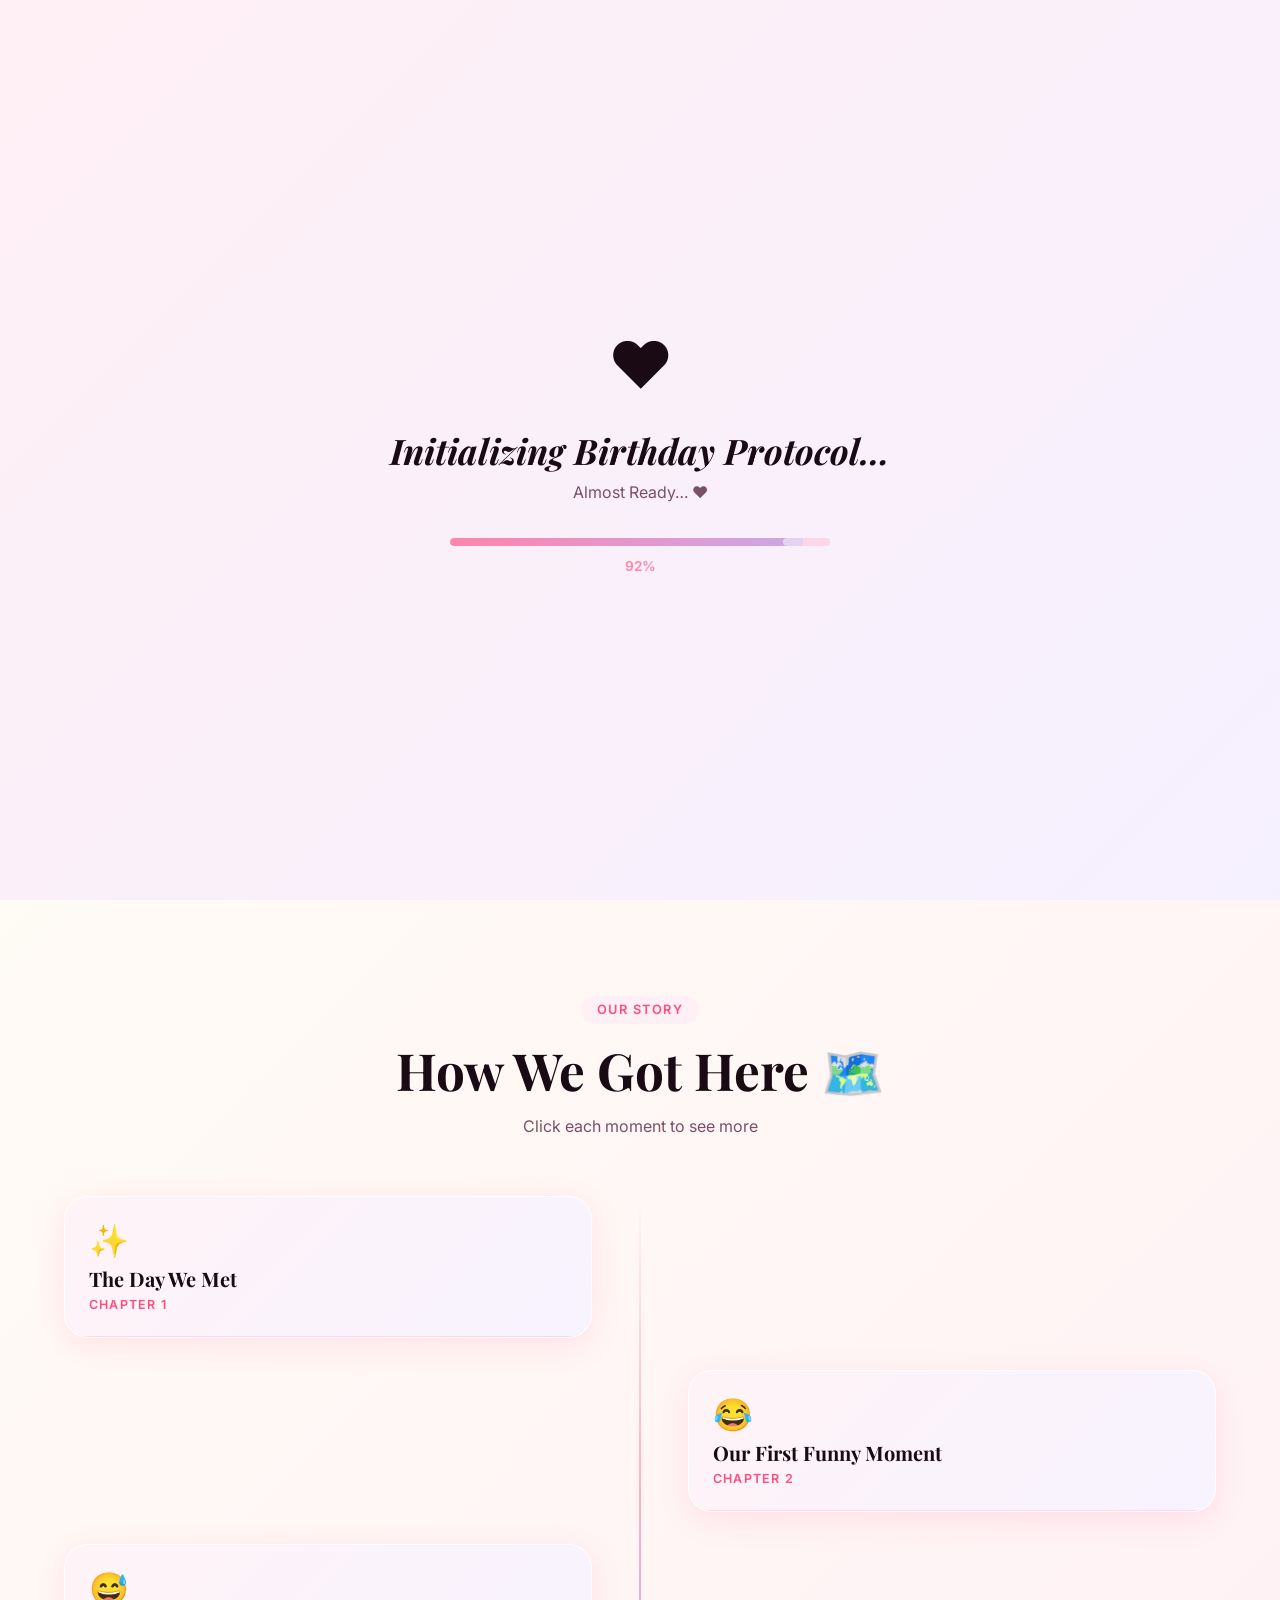
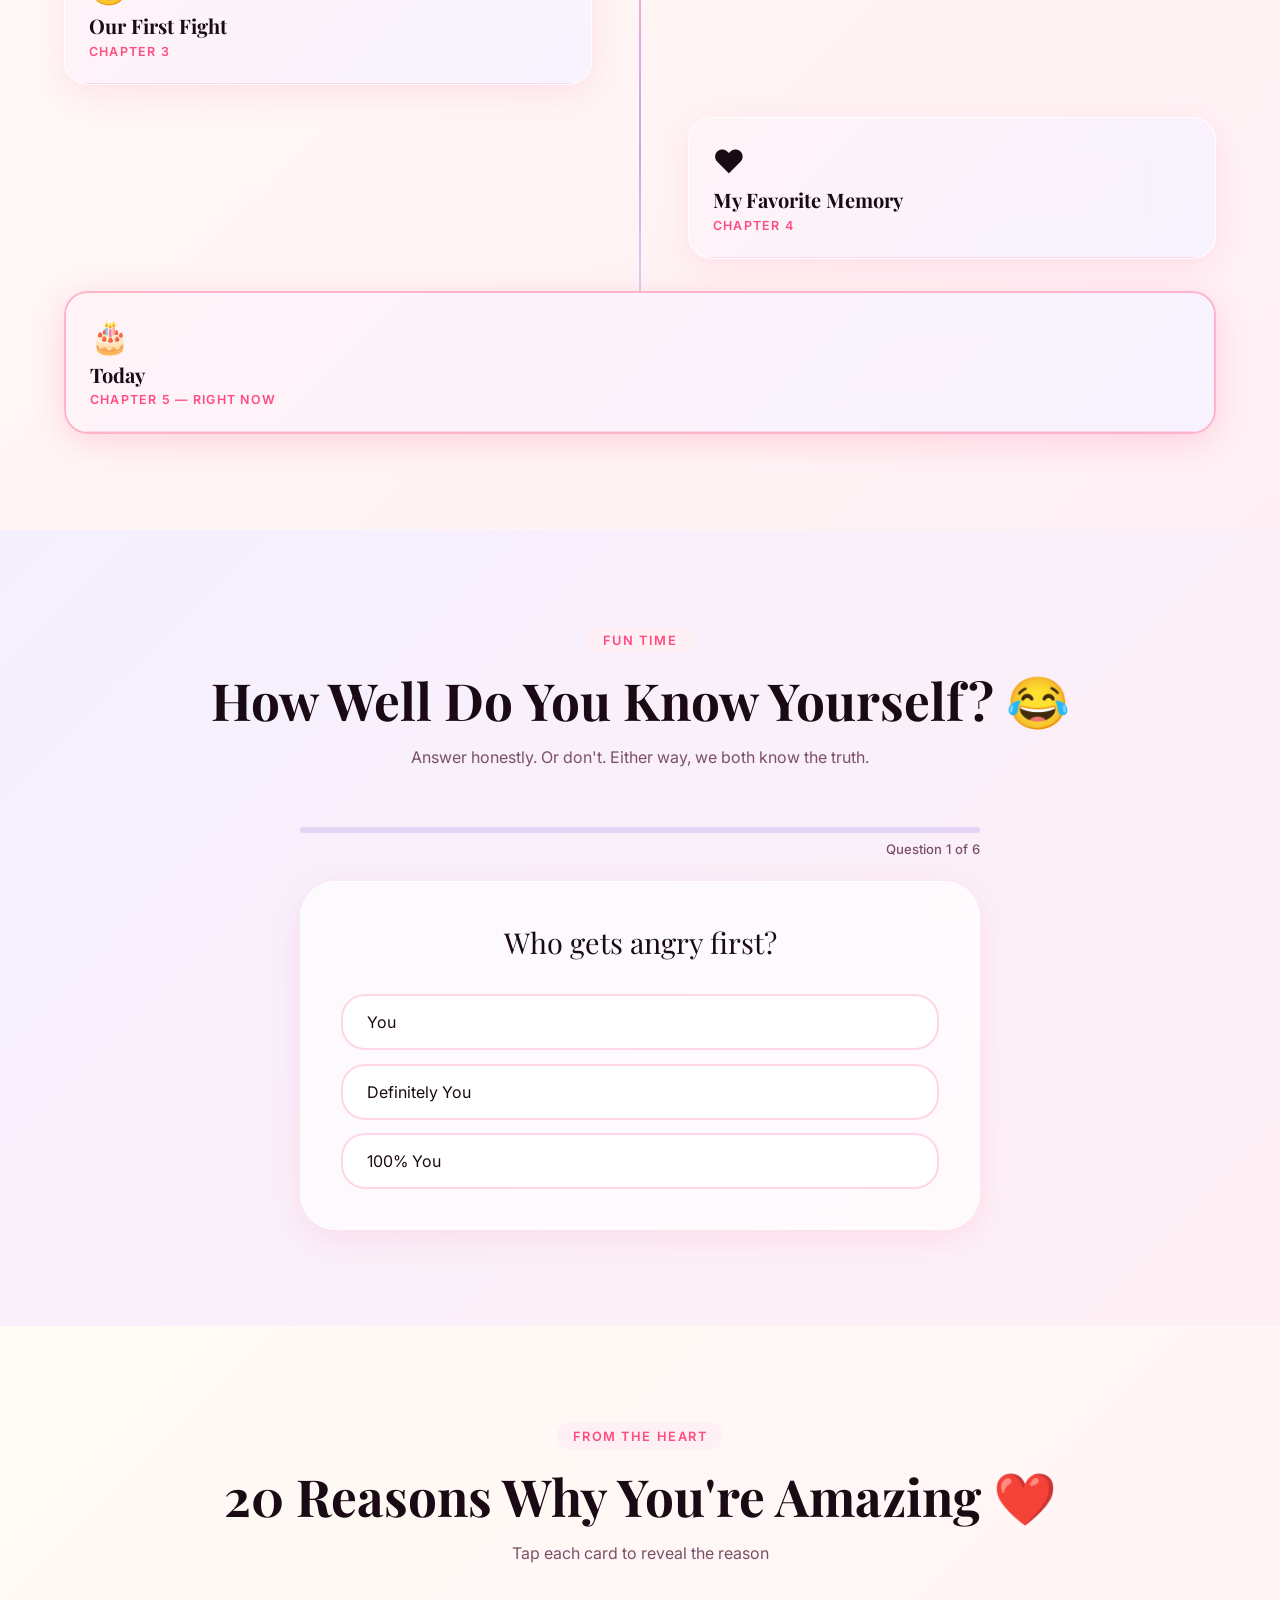
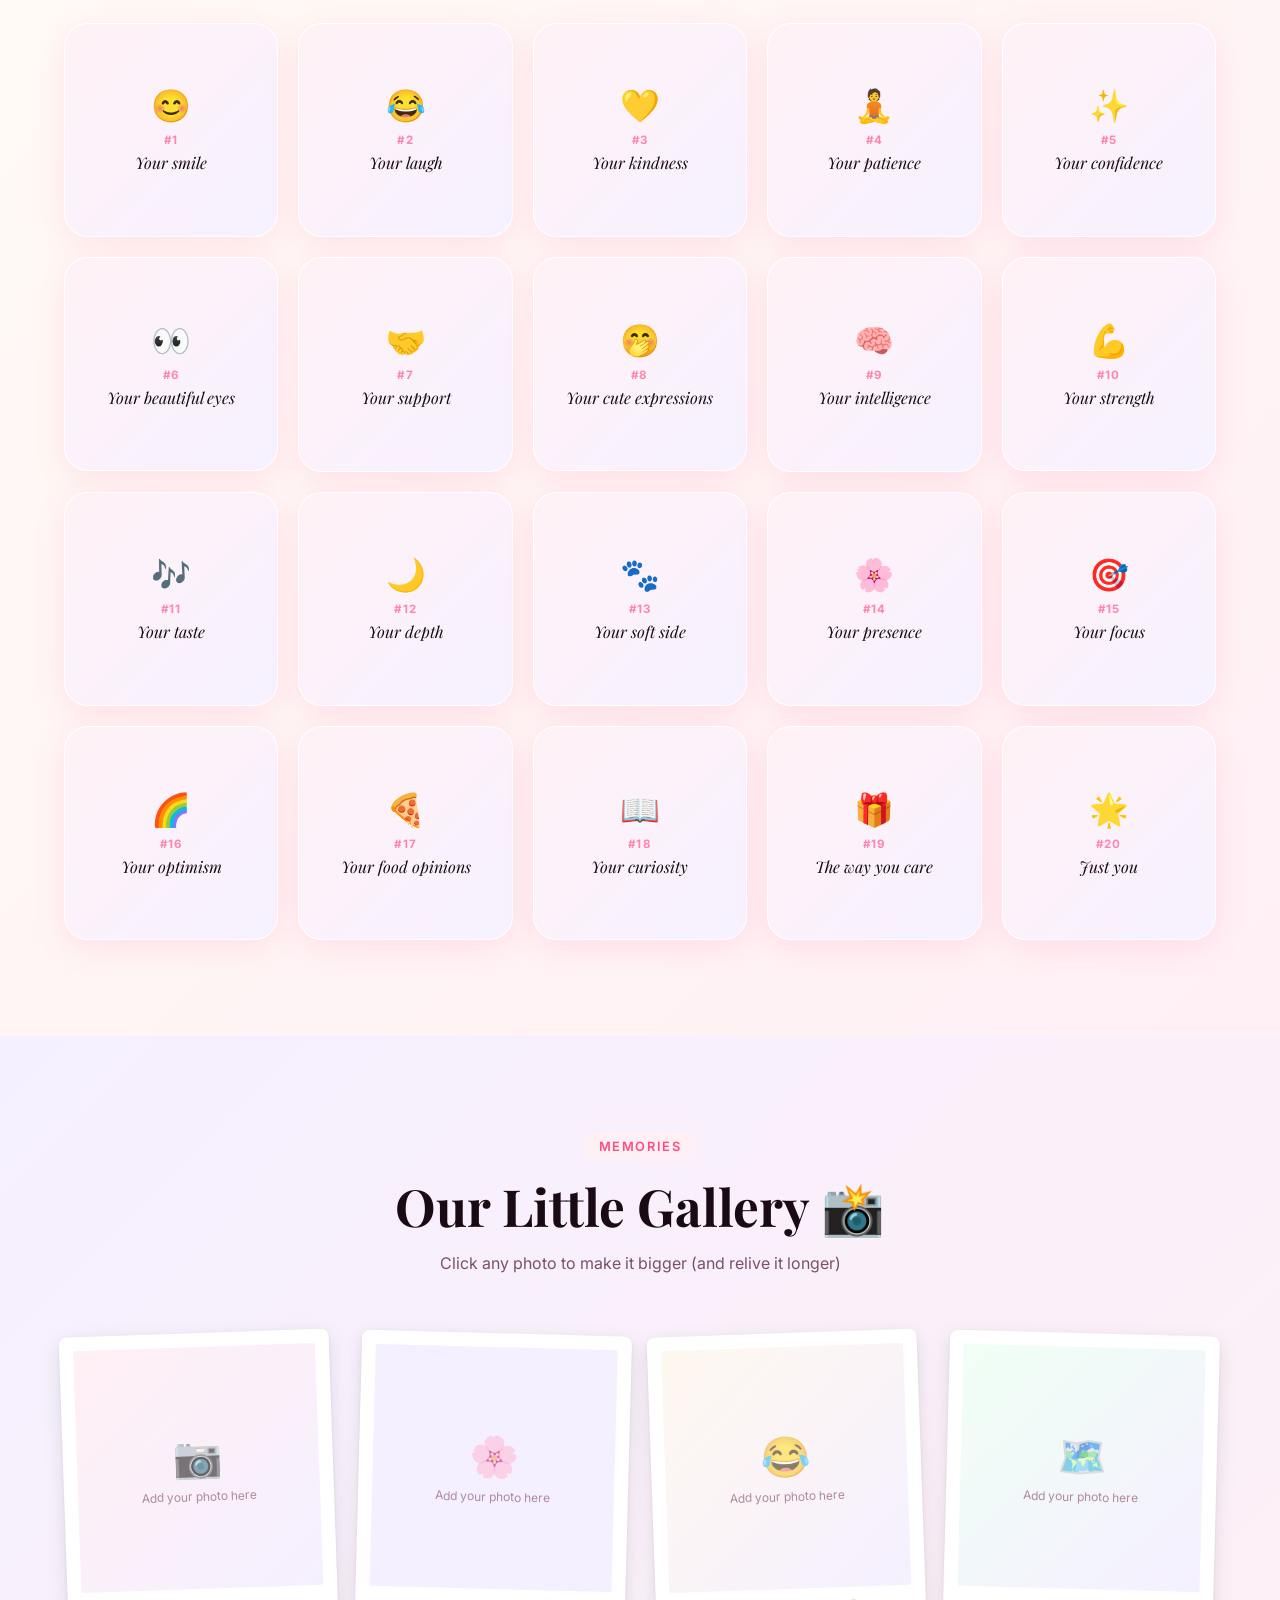
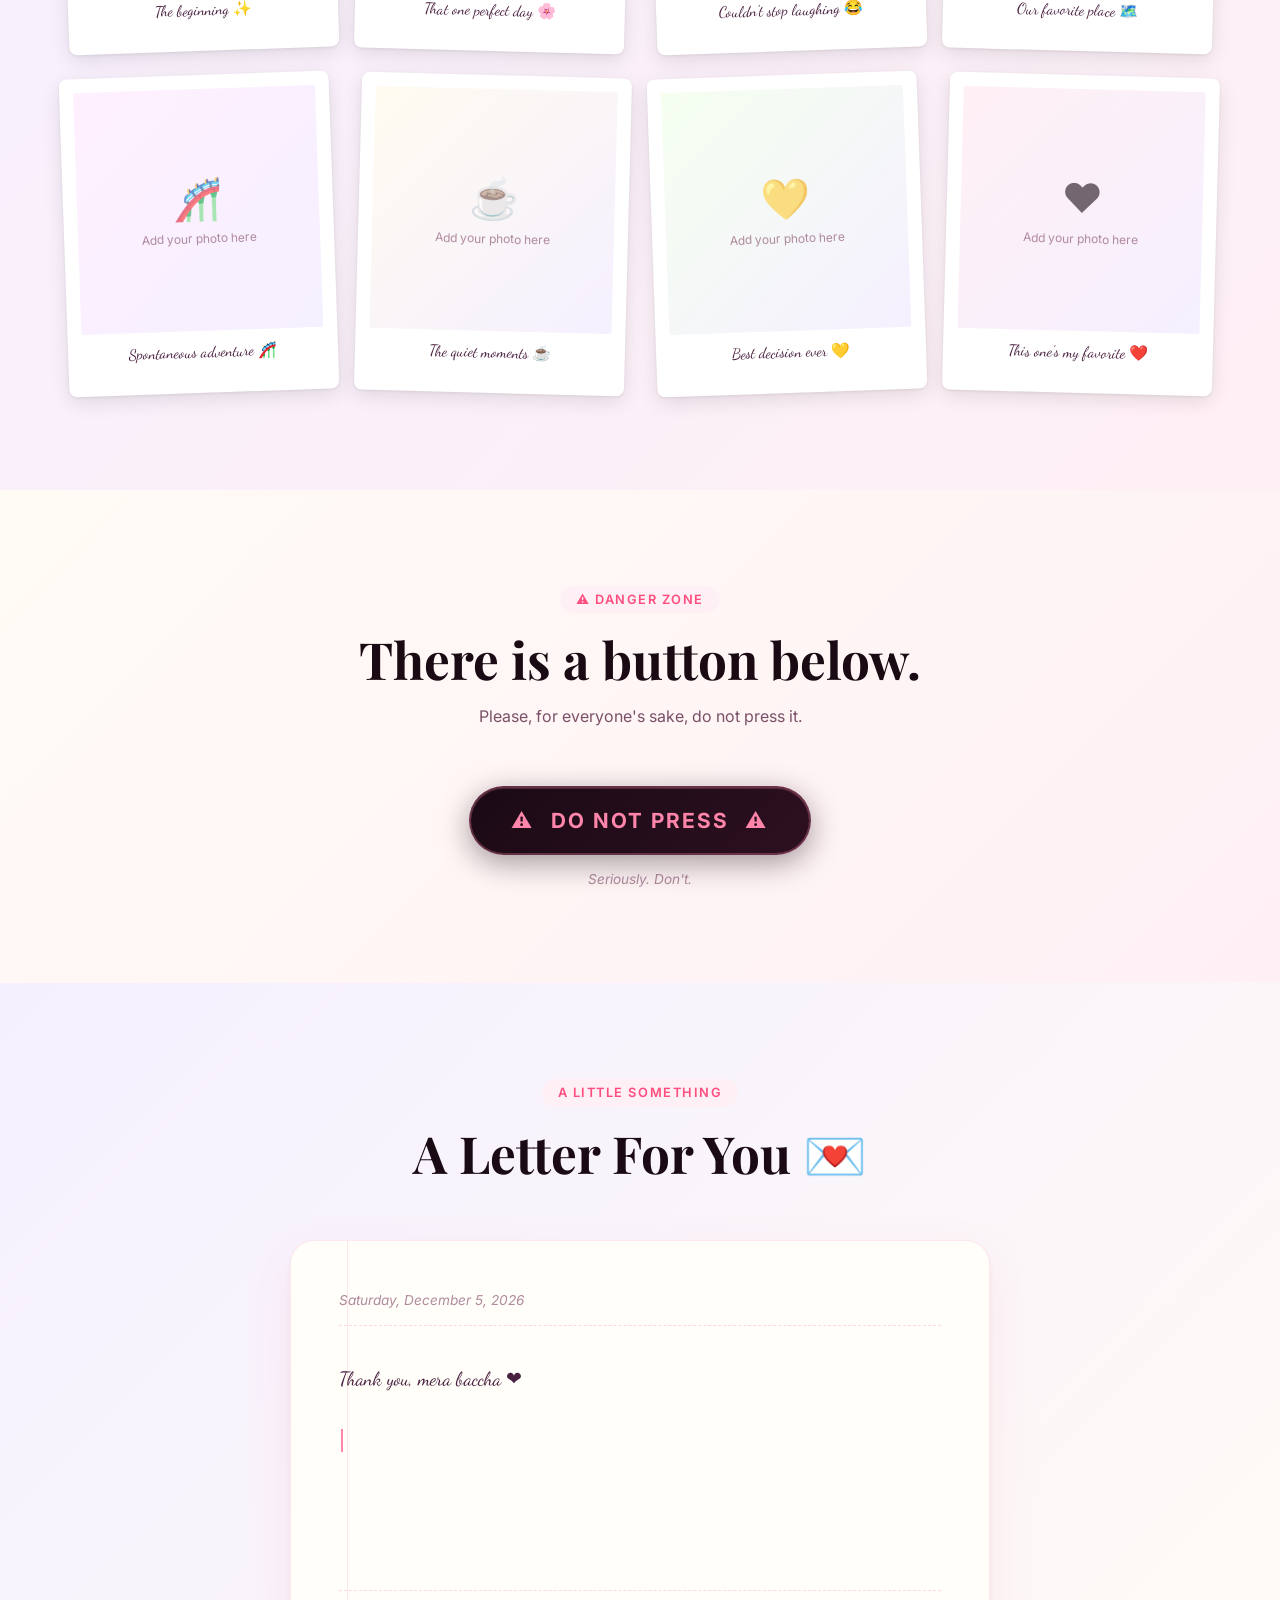
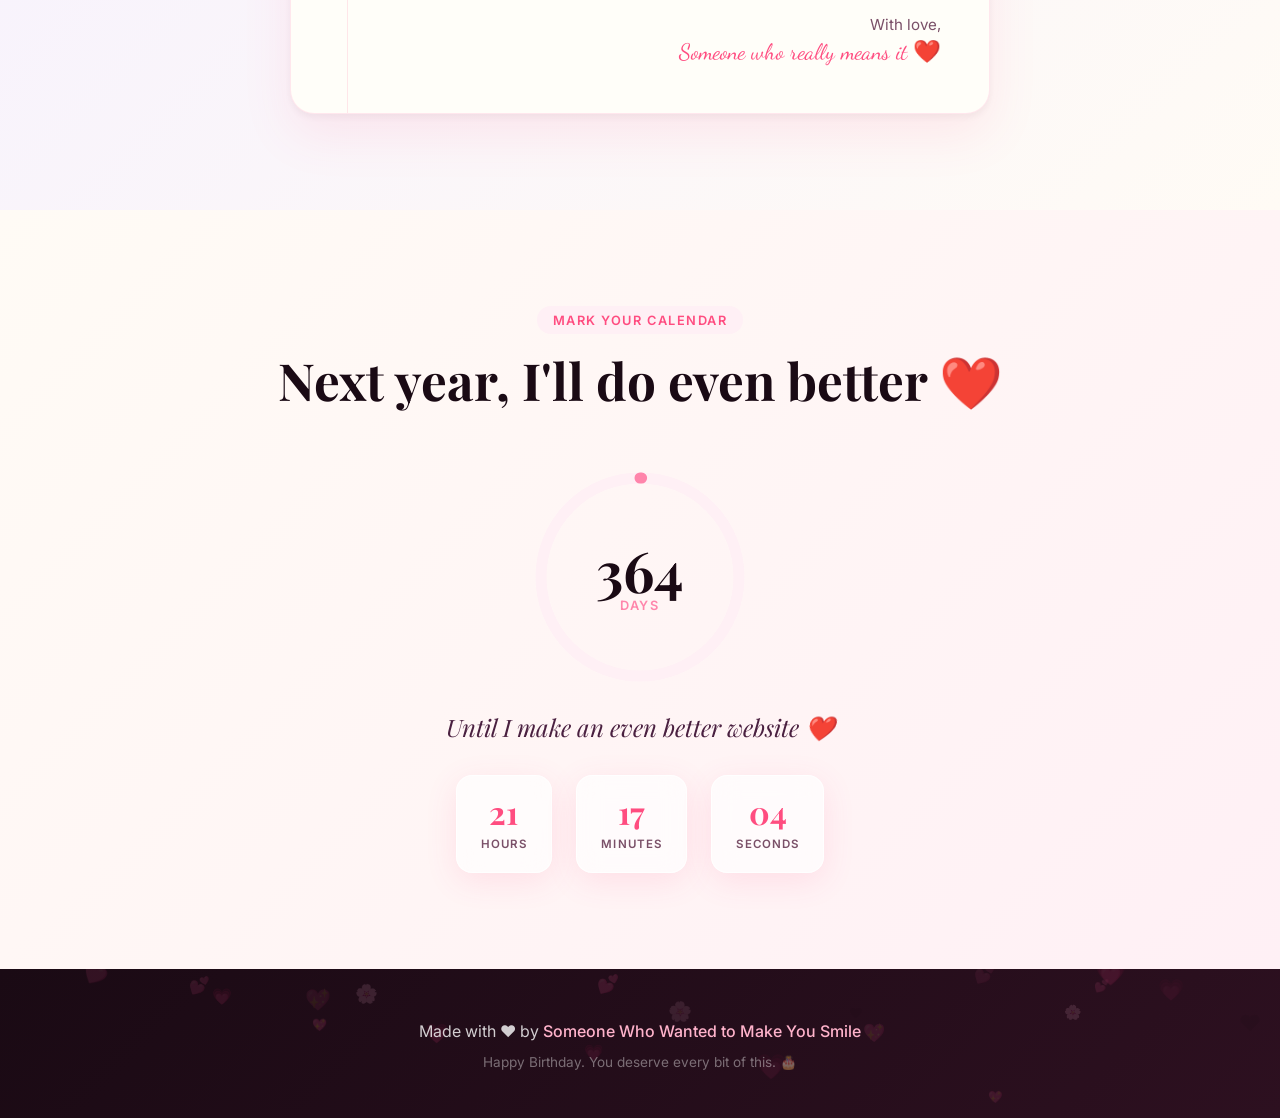
<file: index.html>
<!DOCTYPE html>
<html lang="en">
<head>
  <meta charset="UTF-8" />
  <meta name="viewport" content="width=device-width, initial-scale=1.0" />
  <meta name="description" content="A heartfelt, interactive birthday website crafted with love — full of memories, laughs, and reasons why you're amazing." />
  <meta name="theme-color" content="#ff85ab" />
  <title>Happy Birthday ❤️</title>

  <!-- Google Fonts -->
  <link rel="preconnect" href="https://fonts.googleapis.com" />
  <link rel="preconnect" href="https://fonts.gstatic.com" crossorigin />
  <link href="https://fonts.googleapis.com/css2?family=Playfair+Display:ital,wght@0,400;0,700;1,400&family=Inter:wght@300;400;500;600&family=Dancing+Script:wght@600;700&display=swap" rel="stylesheet" />

  <link rel="stylesheet" href="style.css" />
</head>
<body>

  <!-- ═══════════════════════════════════════════════════════
       LOADING SCREEN
  ═══════════════════════════════════════════════════════ -->
  <div id="loading-screen" class="loading-screen">
    <div class="loading-content">
      <div class="loading-heart">❤️</div>
      <h1 class="loading-title">Initializing Birthday Protocol…</h1>
      <p class="loading-subtitle" id="loading-message">Loading Memories…</p>
      <div class="progress-bar-wrapper">
        <div class="progress-bar" id="progress-bar"></div>
      </div>
      <p class="loading-percent" id="loading-percent">0%</p>
    </div>
    <!-- Floating particles in background -->
    <div class="loading-particles" id="loading-particles"></div>
  </div>

  <!-- ═══════════════════════════════════════════════════════
       CURSOR GLOW
  ═══════════════════════════════════════════════════════ -->
  <div class="cursor-glow" id="cursor-glow"></div>

  <!-- ═══════════════════════════════════════════════════════
       NAVIGATION
  ═══════════════════════════════════════════════════════ -->
  <nav class="nav" id="main-nav">
    <div class="nav-logo">❤️ Birthday</div>
    <button class="nav-toggle" id="nav-toggle" aria-label="Toggle menu">
      <span></span><span></span><span></span>
    </button>
    <ul class="nav-links" id="nav-links">
      <li><a href="#hero" class="nav-link">Home</a></li>
      <li><a href="#timeline" class="nav-link">Our Story</a></li>
      <li><a href="#quiz" class="nav-link">Quiz</a></li>
      <li><a href="#reasons" class="nav-link">Why You're Amazing</a></li>
      <li><a href="#gallery" class="nav-link">Gallery</a></li>
      <li><a href="#letter" class="nav-link">Letter</a></li>
    </ul>
  </nav>

  <!-- ═══════════════════════════════════════════════════════
       HERO SECTION
  ═══════════════════════════════════════════════════════ -->
  <section class="hero" id="hero">
    <!-- Animated particle canvas -->
    <canvas class="hero-canvas" id="hero-canvas"></canvas>

    <!-- Floating hearts layer -->
    <div class="hero-hearts" id="hero-hearts"></div>

    <div class="hero-content reveal-up">
      <div class="hero-badge">🎂 Today is Special</div>
      <h1 class="hero-title">
        Happy Birthday
        <span class="hero-heart-accent">❤️</span>
      </h1>
      <p class="hero-subtitle">
        "I wanted to build something<br />instead of buying something."
      </p>
      <a href="#timeline" class="hero-btn" id="hero-cta">
        Begin the Adventure
        <span class="btn-arrow">→</span>
      </a>
    </div>

    <!-- Scroll indicator -->
    <div class="scroll-indicator">
      <div class="scroll-dot"></div>
    </div>
  </section>

  <!-- ═══════════════════════════════════════════════════════
       TIMELINE SECTION
  ═══════════════════════════════════════════════════════ -->
  <section class="section timeline-section" id="timeline">
    <div class="container">
      <div class="section-header reveal-up">
        <span class="section-tag">Our Story</span>
        <h2 class="section-title">How We Got Here 🗺️</h2>
        <p class="section-desc">Click each moment to see more</p>
      </div>

      <div class="timeline" id="timeline-track">

        <div class="timeline-item reveal-left" data-index="0">
          <div class="timeline-card" id="timeline-card-0">
            <div class="timeline-card-header">
              <span class="timeline-icon">✨</span>
              <h3 class="timeline-title">The Day We Met</h3>
              <span class="timeline-date">Chapter 1</span>
            </div>
            <div class="timeline-body">
              <p>It started the way all great stories do — completely unexpectedly. One moment everything was ordinary, and the next moment, there you were. The universe has a funny way of doing that.</p>
            </div>
          </div>
        </div>

        <div class="timeline-item reveal-right" data-index="1">
          <div class="timeline-card" id="timeline-card-1">
            <div class="timeline-card-header">
              <span class="timeline-icon">😂</span>
              <h3 class="timeline-title">Our First Funny Moment</h3>
              <span class="timeline-date">Chapter 2</span>
            </div>
            <div class="timeline-body">
              <p>I honestly can't remember what started the laughing, but I remember not being able to stop. That's when I realized — you make the ordinary hilarious. Every single time.</p>
            </div>
          </div>
        </div>

        <div class="timeline-item reveal-left" data-index="2">
          <div class="timeline-card" id="timeline-card-2">
            <div class="timeline-card-header">
              <span class="timeline-icon">😅</span>
              <h3 class="timeline-title">Our First Fight</h3>
              <span class="timeline-date">Chapter 3</span>
            </div>
            <div class="timeline-body">
              <p>We disagreed. Loudly. About something that definitely seemed very important at the time. Looking back? I can barely remember what it was. But I do remember we figured it out.</p>
            </div>
          </div>
        </div>

        <div class="timeline-item reveal-right" data-index="3">
          <div class="timeline-card" id="timeline-card-3">
            <div class="timeline-card-header">
              <span class="timeline-icon">❤️</span>
              <h3 class="timeline-title">My Favorite Memory</h3>
              <span class="timeline-date">Chapter 4</span>
            </div>
            <div class="timeline-body">
              <p>If I had to pick just one moment to keep forever, it would be this one. No fancy setting. No big occasion. Just you, exactly as you are. That was enough. That was everything.</p>
            </div>
          </div>
        </div>

        <div class="timeline-item reveal-up" data-index="4">
          <div class="timeline-card timeline-card-special" id="timeline-card-4">
            <div class="timeline-card-header">
              <span class="timeline-icon">🎂</span>
              <h3 class="timeline-title">Today</h3>
              <span class="timeline-date">Chapter 5 — Right Now</span>
            </div>
            <div class="timeline-body">
              <p>Today you're another year older, another year wiser, and somehow even more wonderful than yesterday. I built this entire website just to remind you of that. Happy Birthday. ❤️</p>
            </div>
          </div>
        </div>

      </div>
    </div>
  </section>

  <!-- ═══════════════════════════════════════════════════════
       FUNNY QUIZ SECTION
  ═══════════════════════════════════════════════════════ -->
  <section class="section quiz-section" id="quiz">
    <div class="container">
      <div class="section-header reveal-up">
        <span class="section-tag">Fun Time</span>
        <h2 class="section-title">How Well Do You Know Yourself? 😂</h2>
        <p class="section-desc">Answer honestly. Or don't. Either way, we both know the truth.</p>
      </div>

      <div class="quiz-wrapper reveal-up">
        <!-- Quiz progress -->
        <div class="quiz-progress-wrap">
          <div class="quiz-progress-bar" id="quiz-progress-bar"></div>
        </div>
        <p class="quiz-count" id="quiz-count">Question 1 of 6</p>

        <!-- Question display -->
        <div class="quiz-card" id="quiz-card">
          <p class="quiz-question" id="quiz-question">Who gets angry first?</p>
          <div class="quiz-options" id="quiz-options"></div>
        </div>

        <!-- Result display -->
        <div class="quiz-result" id="quiz-result">
          <div class="quiz-result-icon" id="quiz-result-icon">✅</div>
          <p class="quiz-result-text" id="quiz-result-text">Correct 😂❤️</p>
          <button class="quiz-next-btn" id="quiz-next-btn">Next Question →</button>
        </div>

        <!-- Final score -->
        <div class="quiz-final" id="quiz-final">
          <div class="quiz-final-emoji">🏆</div>
          <h3 class="quiz-final-title">Self-Awareness Score: 100%</h3>
          <p class="quiz-final-sub">You answered perfectly. Mostly because all answers were the same. 😂❤️</p>
          <button class="quiz-restart-btn" id="quiz-restart-btn">Play Again 🔄</button>
        </div>
      </div>
    </div>
  </section>

  <!-- ═══════════════════════════════════════════════════════
       REASONS I LOVE YOU
  ═══════════════════════════════════════════════════════ -->
  <section class="section reasons-section" id="reasons">
    <div class="container">
      <div class="section-header reveal-up">
        <span class="section-tag">From the Heart</span>
        <h2 class="section-title">20 Reasons Why You're Amazing ❤️</h2>
        <p class="section-desc">Tap each card to reveal the reason</p>
      </div>

      <div class="reasons-grid" id="reasons-grid">
        <!-- Cards generated by JS -->
      </div>
    </div>
  </section>

  <!-- ═══════════════════════════════════════════════════════
       MEMORY GALLERY
  ═══════════════════════════════════════════════════════ -->
  <section class="section gallery-section" id="gallery">
    <div class="container">
      <div class="section-header reveal-up">
        <span class="section-tag">Memories</span>
        <h2 class="section-title">Our Little Gallery 📸</h2>
        <p class="section-desc">Click any photo to make it bigger (and relive it longer)</p>
      </div>

      <div class="gallery-grid reveal-up" id="gallery-grid">
        <!-- Generated by JS -->
      </div>
    </div>
  </section>

  <!-- Image Modal -->
  <div class="modal-overlay" id="modal-overlay">
    <div class="modal-box" id="modal-box">
      <button class="modal-close" id="modal-close" aria-label="Close image">✕</button>
      <div class="modal-image-wrap" id="modal-image-wrap"></div>
      <p class="modal-caption" id="modal-caption"></p>
    </div>
  </div>

  <!-- ═══════════════════════════════════════════════════════
       SECRET BUTTON
  ═══════════════════════════════════════════════════════ -->
  <section class="section secret-section" id="secret">
    <div class="container">
      <div class="section-header reveal-up">
        <span class="section-tag">⚠️ Danger Zone</span>
        <h2 class="section-title">There is a button below.</h2>
        <p class="section-desc">Please, for everyone's sake, do not press it.</p>
      </div>
      <div class="secret-center reveal-up">
        <button class="secret-btn" id="secret-btn">
          <span class="secret-warning">⚠️</span>
          DO NOT PRESS
          <span class="secret-warning">⚠️</span>
        </button>
        <p class="secret-hint">Seriously. Don't.</p>
      </div>
    </div>
  </section>

  <!-- Celebration overlay -->
  <div class="celebration-overlay" id="celebration-overlay">
    <div class="celebration-content">
      <div class="celebration-emoji">🎉</div>
      <h2 class="celebration-title">Happy Birthday!!!</h2>
      <p class="celebration-sub">❤️ You pressed it. Of course you did. ❤️</p>
      <button class="celebration-close" id="celebration-close">Close the Party (Never 🎉)</button>
    </div>
    <canvas class="confetti-canvas" id="confetti-canvas"></canvas>
  </div>

  <!-- ═══════════════════════════════════════════════════════
       LOVE LETTER
  ═══════════════════════════════════════════════════════ -->
  <section class="section letter-section" id="letter">
    <div class="container">
      <div class="section-header reveal-up">
        <span class="section-tag">A Little Something</span>
        <h2 class="section-title">A Letter For You 💌</h2>
      </div>

      <div class="letter-card reveal-up">
        <div class="letter-paper">
          <div class="letter-header">
            <span class="letter-date" id="letter-date">Today</span>
          </div>
          <div class="letter-body" id="letter-body">
            <!-- Typed by JS -->
          </div>
          <div class="letter-signature">
            <span>With love,</span>
            <span class="letter-name">Someone who really means it ❤️</span>
          </div>
        </div>
      </div>
    </div>
  </section>

  <!-- ═══════════════════════════════════════════════════════
       COUNTDOWN SECTION
  ═══════════════════════════════════════════════════════ -->
  <section class="section countdown-section" id="countdown">
    <div class="container">
      <div class="section-header reveal-up">
        <span class="section-tag">Mark Your Calendar</span>
        <h2 class="section-title">Next year, I'll do even better ❤️</h2>
      </div>

      <div class="countdown-display reveal-up">
        <div class="countdown-ring-wrap">
          <svg class="countdown-ring" viewBox="0 0 200 200">
            <circle class="countdown-ring-bg" cx="100" cy="100" r="90"/>
            <circle class="countdown-ring-fill" id="countdown-ring-fill" cx="100" cy="100" r="90"/>
          </svg>
          <div class="countdown-inner">
            <span class="countdown-number" id="countdown-days">365</span>
            <span class="countdown-label">Days</span>
          </div>
        </div>
        <p class="countdown-text">Until I make an even better website ❤️</p>
        <div class="countdown-units">
          <div class="countdown-unit">
            <span class="cu-num" id="cu-hours">00</span>
            <span class="cu-label">Hours</span>
          </div>
          <div class="countdown-unit">
            <span class="cu-num" id="cu-mins">00</span>
            <span class="cu-label">Minutes</span>
          </div>
          <div class="countdown-unit">
            <span class="cu-num" id="cu-secs">00</span>
            <span class="cu-label">Seconds</span>
          </div>
        </div>
      </div>
    </div>
  </section>

  <!-- ═══════════════════════════════════════════════════════
       FOOTER
  ═══════════════════════════════════════════════════════ -->
  <footer class="footer" id="footer">
    <div class="footer-hearts" id="footer-hearts"></div>
    <div class="footer-content">
      <p class="footer-text">
        Made with <span class="footer-heart-anim" id="secret-admin-trigger" style="cursor:pointer;" title="Shh... double click me">❤️</span> by
        <span class="footer-name">Someone Who Wanted to Make You Smile</span>
      </p>
      <p class="footer-sub">Happy Birthday. You deserve every bit of this. 🎂</p>
    </div>
  </footer>

  <!-- ═══════════════════════════════════════════════════════
       BACK TO TOP
  ═══════════════════════════════════════════════════════ -->
  <button class="back-to-top" id="back-to-top" aria-label="Back to top">
    ↑
  </button>

  <!-- Floating Hearts Container (global) -->
  <div class="global-hearts" id="global-hearts"></div>

  <script src="data.js"></script>
  <script src="app.js"></script>
</body>
</html>
</file>
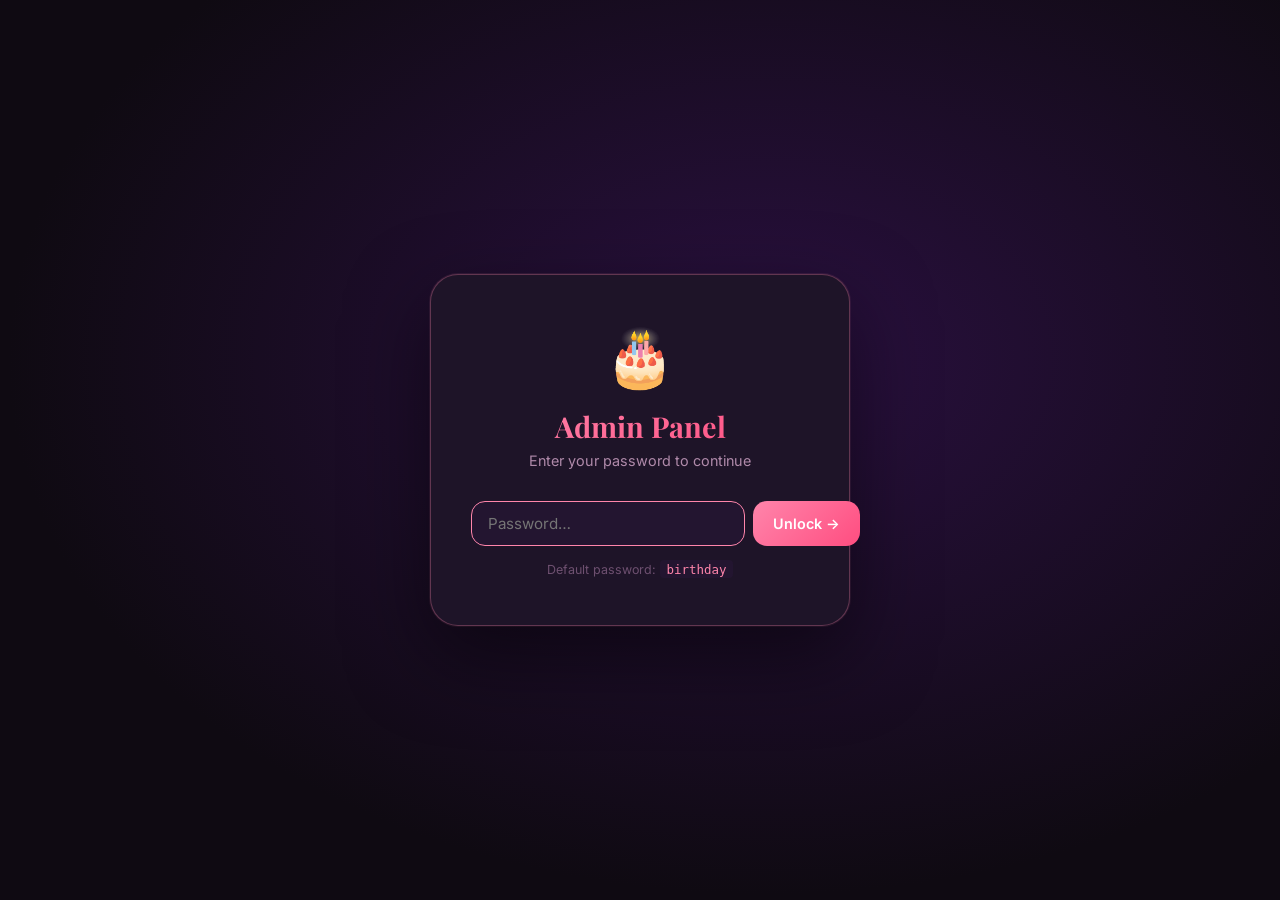
<file: admin.html>
<!DOCTYPE html>
<html lang="en">
<head>
  <meta charset="UTF-8" />
  <meta name="viewport" content="width=device-width, initial-scale=1.0" />
  <title>Admin — Birthday Website</title>
  <link rel="preconnect" href="https://fonts.googleapis.com" />
  <link rel="preconnect" href="https://fonts.gstatic.com" crossorigin />
  <link href="https://fonts.googleapis.com/css2?family=Inter:wght@300;400;500;600;700&family=Playfair+Display:ital@0;1&family=Dancing+Script:wght@600&display=swap" rel="stylesheet" />
  <link rel="stylesheet" href="admin.css" />
</head>
<body>

  <!-- ═══════════ PASSWORD GATE ═══════════ -->
  <div class="gate" id="gate">
    <div class="gate-card">
      <div class="gate-logo">🎂</div>
      <h1 class="gate-title">Admin Panel</h1>
      <p class="gate-sub">Enter your password to continue</p>
      <div class="gate-field">
        <input type="password" id="gate-input" class="gate-input" placeholder="Password…" autocomplete="current-password" />
        <button class="gate-btn" id="gate-btn">Unlock →</button>
      </div>
      <p class="gate-error hidden" id="gate-error">❌ Wrong password. Try again.</p>
      <p class="gate-hint">Default password: <code>birthday</code></p>
    </div>
  </div>

  <!-- ═══════════ ADMIN SHELL ═══════════ -->
  <div class="admin hidden" id="admin">

    <!-- Sidebar -->
    <aside class="sidebar" id="sidebar">
      <div class="sidebar-logo">
        <span class="sidebar-logo-icon">🎂</span>
        <span class="sidebar-logo-text">Admin</span>
      </div>

      <nav class="sidebar-nav">
        <button class="nav-item active" data-section="hero">
          <span class="nav-icon">🏠</span> Hero
        </button>
        <button class="nav-item" data-section="timeline">
          <span class="nav-icon">🗺️</span> Timeline
        </button>
        <button class="nav-item" data-section="quiz">
          <span class="nav-icon">😂</span> Quiz
        </button>
        <button class="nav-item" data-section="reasons">
          <span class="nav-icon">❤️</span> Reasons
        </button>
        <button class="nav-item" data-section="gallery">
          <span class="nav-icon">📸</span> Gallery
        </button>
        <button class="nav-item" data-section="letter">
          <span class="nav-icon">💌</span> Letter
        </button>
        <button class="nav-item" data-section="footer">
          <span class="nav-icon">📝</span> Footer
        </button>
        <button class="nav-item" data-section="settings">
          <span class="nav-icon">⚙️</span> Settings
        </button>
      </nav>

      <div class="sidebar-actions">
        <button class="btn-save" id="btn-save">💾 Save All</button>
        <a class="btn-preview" href="index.html" target="_blank">👁️ Preview Site</a>
      </div>
    </aside>

    <!-- Main content -->
    <main class="admin-main" id="admin-main">

      <!-- Topbar -->
      <header class="topbar">
        <button class="sidebar-toggle" id="sidebar-toggle">☰</button>
        <div class="topbar-title" id="topbar-title">Hero Section</div>
        <div class="topbar-actions">
          <span class="unsaved-badge hidden" id="unsaved-badge">● Unsaved changes</span>
          <button class="btn-save" id="btn-save-top">💾 Save Now</button>
        </div>
      </header>

      <!-- SECTION: HERO -->
      <section class="editor-section active" id="section-hero">
        <div class="section-head" style="display:flex; justify-content:space-between; align-items:flex-end;">
          <div>
            <h2>🏠 Hero Section</h2>
            <p>Edit the main heading and intro text visitors see first.</p>
          </div>
          <button class="btn-save section-save-btn">💾 Save Hero</button>
        </div>
        <div class="fields-grid">
          <div class="field-group">
            <label class="field-label">Main Heading</label>
            <input type="text" class="field-input" id="hero-title" placeholder="Happy Birthday ❤️" />
            <p class="field-hint">The big heading on the hero screen</p>
          </div>
          <div class="field-group">
            <label class="field-label">Sub-heading</label>
            <textarea class="field-textarea" id="hero-subtitle" rows="2" placeholder="I wanted to build something instead of buying something."></textarea>
          </div>
          <div class="field-group">
            <label class="field-label">Button Text</label>
            <input type="text" class="field-input" id="hero-btn-text" placeholder="Begin the Adventure →" />
          </div>
          <div class="field-group">
            <label class="field-label">Badge Text</label>
            <input type="text" class="field-input" id="hero-badge" placeholder="🎂 Today is Special" />
          </div>
        </div>
      </section>

      <!-- SECTION: TIMELINE -->
      <section class="editor-section" id="section-timeline">
        <div class="section-head" style="display:flex; justify-content:space-between; align-items:flex-end;">
          <div>
            <h2>🗺️ Timeline Cards</h2>
            <p>Edit each chapter in your story. Click a card to expand.</p>
          </div>
          <button class="btn-save section-save-btn">💾 Save Timeline</button>
        </div>
        <div class="timeline-editor" id="timeline-editor">
          <!-- generated by JS -->
        </div>
      </section>

      <!-- SECTION: QUIZ -->
      <section class="editor-section" id="section-quiz">
        <div class="section-head" style="display:flex; justify-content:space-between; align-items:flex-end;">
          <div>
            <h2>😂 Quiz Questions</h2>
            <p>Edit the funny questions and answer options.</p>
          </div>
          <button class="btn-save section-save-btn">💾 Save Quiz</button>
        </div>
        <div class="quiz-editor" id="quiz-editor">
          <!-- generated by JS -->
        </div>
      </section>

      <!-- SECTION: REASONS -->
      <section class="editor-section" id="section-reasons">
        <div class="section-head" style="display:flex; justify-content:space-between; align-items:flex-end;">
          <div>
            <h2>❤️ 20 Reasons</h2>
            <p>Edit the icon, front label, and back detail for each card.</p>
          </div>
          <button class="btn-save section-save-btn">💾 Save Reasons</button>
        </div>
        <div class="reasons-editor" id="reasons-editor">
          <!-- generated by JS -->
        </div>
      </section>

      <!-- SECTION: GALLERY -->
      <section class="editor-section" id="section-gallery">
        <div class="section-head" style="display:flex; justify-content:space-between; align-items:flex-end;">
          <div>
            <h2>📸 Gallery</h2>
            <p>Upload real photos, edit captions, remove items.</p>
          </div>
          <button class="btn-save section-save-btn">💾 Save Gallery</button>
        </div>

        <!-- Drop zone -->
        <div class="drop-zone" id="drop-zone">
          <div class="drop-zone-inner">
            <span class="drop-icon">📁</span>
            <p>Drag & drop images here</p>
            <p class="drop-sub">or</p>
            <label class="btn-upload" for="gallery-upload">Choose Photos</label>
            <input type="file" id="gallery-upload" multiple accept="image/*" class="hidden" />
          </div>
        </div>

        <div class="gallery-editor-grid" id="gallery-editor-grid">
          <!-- generated by JS -->
        </div>
      </section>

      <!-- SECTION: LETTER -->
      <section class="editor-section" id="section-letter">
        <div class="section-head" style="display:flex; justify-content:space-between; align-items:flex-end;">
          <div>
            <h2>💌 Love Letter</h2>
            <p>Each paragraph is typed out one-by-one. Edit or add paragraphs.</p>
          </div>
          <button class="btn-save section-save-btn">💾 Save Letter</button>
        </div>
        <div class="letter-editor" id="letter-editor">
          <!-- generated by JS -->
        </div>
        <button class="btn-add-para" id="btn-add-para">+ Add Paragraph</button>

        <div class="field-group" style="margin-top:2rem">
          <label class="field-label">Signature Name</label>
          <input type="text" class="field-input" id="letter-signature" placeholder="Someone who really means it ❤️" />
        </div>
      </section>

      <!-- SECTION: FOOTER -->
      <section class="editor-section" id="section-footer">
        <div class="section-head" style="display:flex; justify-content:space-between; align-items:flex-end;">
          <div>
            <h2>📝 Footer</h2>
            <p>Edit the credit line at the bottom of the page.</p>
          </div>
          <button class="btn-save section-save-btn">💾 Save Footer</button>
        </div>
        <div class="fields-grid">
          <div class="field-group">
            <label class="field-label">Credit Line</label>
            <input type="text" class="field-input" id="footer-name" placeholder="Someone Who Wanted to Make You Smile" />
          </div>
          <div class="field-group">
            <label class="field-label">Sub-line</label>
            <input type="text" class="field-input" id="footer-sub" placeholder="Happy Birthday. You deserve every bit of this. 🎂" />
          </div>
        </div>
      </section>

      <!-- SECTION: SETTINGS -->
      <section class="editor-section" id="section-settings">
        <div class="section-head">
          <h2>⚙️ Settings</h2>
          <p>Change your admin password or reset all data.</p>
        </div>
        <div class="fields-grid">
          <div class="field-group">
            <label class="field-label">Change Password</label>
            <input type="password" class="field-input" id="new-password" placeholder="New password…" />
            <button class="btn-action" id="btn-change-pw">Update Password</button>
          </div>
          <div class="field-group">
            <label class="field-label danger-label">⚠️ Reset Everything</label>
            <p class="field-hint">This clears all your edits and restores the default content.</p>
            <button class="btn-danger" id="btn-reset">Reset to Defaults</button>
          </div>
        </div>
      </section>

    </main>
  </div>

  <!-- Toast notification -->
  <div class="toast hidden" id="toast"></div>

  <script src="data.js"></script>
  <script src="admin.js"></script>
</body>
</html>
</file>
<file: style.css>
/* ══════════════════════════════════════════════════════════
   BIRTHDAY WEBSITE — Premium CSS
   Author: Built with ❤️
   ══════════════════════════════════════════════════════════ */

/* ───────────────── CSS VARIABLES ───────────────── */
:root {
  /* Color palette */
  --pink-100:      #fff0f5;
  --pink-200:      #ffd6e7;
  --pink-300:      #ffb3cb;
  --pink-400:      #ff85ab;
  --pink-500:      #ff4d80;
  --pink-600:      #e6003d;
  --lavender-100:  #f5f0ff;
  --lavender-200:  #e4d4f4;
  --lavender-300:  #c9a8e8;
  --lavender-400:  #a87dd1;
  --cream:         #fffbf5;
  --white:         #ffffff;
  --text-dark:     #1a0a14;
  --text-mid:      #4a2040;
  --text-soft:     #7a5068;
  --text-light:    #b08a9e;

  /* Gradients */
  --grad-hero:     linear-gradient(135deg, #fff0f5 0%, #f5f0ff 50%, #fff0f5 100%);
  --grad-section:  linear-gradient(135deg, #fffbf5 0%, #fff0f5 100%);
  --grad-pink:     linear-gradient(135deg, #ff85ab, #ff4d80);
  --grad-lavender: linear-gradient(135deg, #c9a8e8, #a87dd1);
  --grad-accent:   linear-gradient(135deg, #ff85ab 0%, #c9a8e8 100%);

  /* Glass */
  --glass-bg:      rgba(255, 255, 255, 0.65);
  --glass-border:  rgba(255, 255, 255, 0.8);
  --glass-shadow:  0 8px 32px rgba(255, 77, 128, 0.12);

  /* Spacing */
  --section-py:    6rem;
  --container-px:  1.5rem;

  /* Radii */
  --radius-sm:  8px;
  --radius-md:  16px;
  --radius-lg:  24px;
  --radius-xl:  36px;
  --radius-full: 9999px;

  /* Transitions */
  --transition-fast:   150ms ease;
  --transition-base:   300ms ease;
  --transition-slow:   500ms ease;
  --transition-bounce: 400ms cubic-bezier(0.34, 1.56, 0.64, 1);

  /* Font */
  --font-heading: 'Playfair Display', Georgia, serif;
  --font-script:  'Dancing Script', cursive;
  --font-body:    'Inter', -apple-system, sans-serif;
}

/* ───────────────── RESET & BASE ───────────────── */
*, *::before, *::after { box-sizing: border-box; margin: 0; padding: 0; }

html {
  scroll-behavior: smooth;
  font-size: 16px;
}

body {
  font-family: var(--font-body);
  background: var(--cream);
  color: var(--text-dark);
  overflow-x: hidden;
  /* cursor:none only on devices that have a fine pointer (mouse), not touch */
}

a { text-decoration: none; color: inherit; }
img { display: block; max-width: 100%; }
button { cursor: pointer; border: none; background: none; font-family: var(--font-body); }
ul { list-style: none; }

/* Allow default cursor, glow will follow behind it */
@media (pointer: fine) {
  body { cursor: auto; }
}

/* ───────────────── CUSTOM CURSOR ───────────────── */
.cursor-glow {
  position: fixed;
  width: 40px;
  height: 40px;
  border-radius: 50%;
  background: radial-gradient(circle, rgba(255, 133, 171, 0.5) 0%, transparent 70%);
  pointer-events: none;
  z-index: 9999;
  transform: translate(-50%, -50%);
  transition: width var(--transition-fast), height var(--transition-fast), opacity var(--transition-fast);
  mix-blend-mode: multiply;
}

/* ───────────────── SCROLL BAR ───────────────── */
::-webkit-scrollbar { width: 6px; }
::-webkit-scrollbar-track { background: var(--pink-100); }
::-webkit-scrollbar-thumb { background: var(--pink-400); border-radius: var(--radius-full); }

/* ───────────────── LOADING SCREEN ───────────────── */
.loading-screen {
  position: fixed;
  inset: 0;
  background: linear-gradient(135deg, #fff0f5 0%, #f5f0ff 100%);
  display: flex;
  align-items: center;
  justify-content: center;
  z-index: 10000;
  transition: opacity var(--transition-slow), visibility var(--transition-slow);
}

.loading-screen.hidden {
  opacity: 0;
  visibility: hidden;
}

.loading-content {
  text-align: center;
  position: relative;
  z-index: 2;
}

.loading-heart {
  font-size: 4rem;
  animation: heartBeat 1.2s ease-in-out infinite;
  display: block;
  margin-bottom: 1.5rem;
}

@keyframes heartBeat {
  0%, 100% { transform: scale(1); }
  14%       { transform: scale(1.18); }
  28%       { transform: scale(1); }
  42%       { transform: scale(1.12); }
  70%       { transform: scale(1); }
}

.loading-title {
  font-family: var(--font-heading);
  font-size: clamp(1.4rem, 4vw, 2.2rem);
  color: var(--text-dark);
  margin-bottom: 0.5rem;
  font-style: italic;
}

.loading-subtitle {
  font-size: 1rem;
  color: var(--text-soft);
  margin-bottom: 2rem;
  min-height: 1.5rem;
}

.progress-bar-wrapper {
  width: min(380px, 85vw);
  height: 8px;
  background: var(--pink-200);
  border-radius: var(--radius-full);
  overflow: hidden;
  margin: 0 auto 0.75rem;
}

.progress-bar {
  height: 100%;
  width: 0%;
  background: var(--grad-accent);
  border-radius: var(--radius-full);
  transition: width 80ms linear;
  position: relative;
}

.progress-bar::after {
  content: '';
  position: absolute;
  top: 0; right: 0;
  width: 20px; height: 100%;
  background: rgba(255,255,255,0.5);
  border-radius: var(--radius-full);
  animation: shimmer 1s ease infinite;
}

@keyframes shimmer {
  0%   { opacity: 0; transform: scaleX(0.5); }
  50%  { opacity: 1; }
  100% { opacity: 0; }
}

.loading-percent {
  font-size: 0.85rem;
  color: var(--pink-400);
  font-weight: 600;
}

.loading-particles {
  position: absolute;
  inset: 0;
  pointer-events: none;
  overflow: hidden;
}

.loading-particle {
  position: absolute;
  font-size: 1.2rem;
  animation: floatUp 4s ease-in infinite;
  opacity: 0;
}

@keyframes floatUp {
  0%   { transform: translateY(100vh) rotate(0deg); opacity: 0; }
  10%  { opacity: 1; }
  90%  { opacity: 0.6; }
  100% { transform: translateY(-10vh) rotate(360deg); opacity: 0; }
}

/* ───────────────── NAVIGATION ───────────────── */
.nav {
  position: fixed;
  top: 0; left: 0; right: 0;
  z-index: 1000;
  padding: 1rem var(--container-px);
  display: flex;
  align-items: center;
  justify-content: space-between;
  transition: background var(--transition-base), backdrop-filter var(--transition-base),
              box-shadow var(--transition-base);
}

.nav.scrolled {
  background: rgba(255, 255, 255, 0.85);
  backdrop-filter: blur(20px);
  -webkit-backdrop-filter: blur(20px);
  box-shadow: 0 2px 20px rgba(255, 77, 128, 0.1);
}

.nav-logo {
  font-family: var(--font-script);
  font-size: 1.5rem;
  color: var(--pink-500);
  font-weight: 700;
}

.nav-links {
  display: flex;
  gap: 2rem;
  align-items: center;
}

.nav-link {
  font-size: 0.9rem;
  font-weight: 500;
  color: var(--text-mid);
  position: relative;
  transition: color var(--transition-base);
}

.nav-link::after {
  content: '';
  position: absolute;
  bottom: -3px; left: 0;
  width: 0; height: 2px;
  background: var(--grad-pink);
  border-radius: var(--radius-full);
  transition: width var(--transition-base);
}

.nav-link:hover { color: var(--pink-500); }
.nav-link:hover::after { width: 100%; }

.nav-toggle {
  display: none;
  flex-direction: column;
  gap: 5px;
  padding: 4px;
}
.nav-toggle span {
  display: block;
  width: 24px; height: 2px;
  background: var(--pink-500);
  border-radius: var(--radius-full);
  transition: transform var(--transition-base), opacity var(--transition-base);
}

@media (max-width: 768px) {
  .nav-toggle { display: flex; }
  .nav-links {
    position: fixed;
    top: 0; right: -100%;
    height: 100vh;
    width: min(300px, 80vw);
    background: rgba(255,255,255,0.95);
    backdrop-filter: blur(20px);
    flex-direction: column;
    justify-content: center;
    align-items: flex-start;
    padding: 2rem;
    gap: 2.5rem;
    transition: right var(--transition-slow);
    box-shadow: -4px 0 30px rgba(255,77,128,0.15);
  }
  .nav-links.open { right: 0; }
  .nav-link { font-size: 1.2rem; }
}

/* ───────────────── HERO ───────────────── */
.hero {
  position: relative;
  min-height: 100vh;
  display: flex;
  align-items: center;
  justify-content: center;
  overflow: hidden;
  background: var(--grad-hero);
}

.hero-canvas {
  position: absolute;
  inset: 0;
  width: 100%; height: 100%;
  pointer-events: none;
}

.hero-hearts {
  position: absolute;
  inset: 0;
  pointer-events: none;
  overflow: hidden;
}

.hero-content {
  position: relative;
  z-index: 2;
  text-align: center;
  padding: 2rem var(--container-px);
}

.hero-badge {
  display: inline-block;
  background: var(--glass-bg);
  backdrop-filter: blur(10px);
  border: 1px solid var(--glass-border);
  padding: 0.5rem 1.25rem;
  border-radius: var(--radius-full);
  font-size: 0.85rem;
  font-weight: 500;
  color: var(--pink-500);
  margin-bottom: 1.5rem;
  animation: pulse-glow 3s ease infinite;
}

@keyframes pulse-glow {
  0%, 100% { box-shadow: 0 0 0 0 rgba(255,133,171,0.3); }
  50%       { box-shadow: 0 0 0 10px rgba(255,133,171,0); }
}

.hero-title {
  font-family: var(--font-heading);
  font-size: clamp(3rem, 10vw, 7rem);
  line-height: 1.1;
  color: var(--text-dark);
  margin-bottom: 1.25rem;
  letter-spacing: -0.02em;
}

.hero-heart-accent {
  display: inline-block;
  animation: heartBeat 1.8s ease-in-out infinite;
}

.hero-subtitle {
  font-size: clamp(1rem, 2.5vw, 1.3rem);
  color: var(--text-soft);
  line-height: 1.7;
  margin-bottom: 2.5rem;
  font-style: italic;
  font-weight: 300;
}

.hero-btn {
  display: inline-flex;
  align-items: center;
  gap: 0.75rem;
  background: var(--grad-pink);
  color: var(--white);
  padding: 1rem 2rem;
  border-radius: var(--radius-full);
  font-size: 1rem;
  font-weight: 600;
  transition: transform var(--transition-bounce), box-shadow var(--transition-base);
  box-shadow: 0 8px 25px rgba(255, 77, 128, 0.4);
  position: relative;
  overflow: hidden;
}

.hero-btn::before {
  content: '';
  position: absolute;
  inset: 0;
  background: rgba(255,255,255,0.15);
  transform: translateX(-100%) skewX(-15deg);
  transition: transform var(--transition-base);
}

.hero-btn:hover::before { transform: translateX(100%) skewX(-15deg); }
.hero-btn:hover {
  transform: translateY(-3px) scale(1.03);
  box-shadow: 0 14px 35px rgba(255, 77, 128, 0.5);
}
.hero-btn:active { transform: scale(0.97); }

.btn-arrow {
  display: inline-block;
  transition: transform var(--transition-base);
}
.hero-btn:hover .btn-arrow { transform: translateX(4px); }

.scroll-indicator {
  position: absolute;
  bottom: 2rem;
  left: 50%;
  transform: translateX(-50%);
  display: flex;
  flex-direction: column;
  align-items: center;
  gap: 0.5rem;
}

.scroll-dot {
  width: 6px; height: 36px;
  border: 2px solid var(--pink-300);
  border-radius: var(--radius-full);
  position: relative;
  overflow: hidden;
}

.scroll-dot::after {
  content: '';
  position: absolute;
  top: 0; left: 0; right: 0;
  height: 12px;
  background: var(--pink-400);
  border-radius: var(--radius-full);
  animation: scrollDot 1.6s ease-in-out infinite;
}

@keyframes scrollDot {
  0%   { top: -12px; }
  100% { top: 36px; }
}

.float-heart {
  position: absolute;
  font-size: 1.2rem;
  animation: floatHeart linear infinite;
  pointer-events: none;
  user-select: none;
  opacity: 0;
}

@keyframes floatHeart {
  0%   { transform: translateY(0) rotate(0deg) scale(1); opacity: 0; }
  10%  { opacity: 0.7; }
  90%  { opacity: 0.4; }
  100% { transform: translateY(-100vh) rotate(30deg) scale(0.6); opacity: 0; }
}

/* ───────────────── SECTIONS ───────────────── */
.section {
  padding: var(--section-py) 0;
  position: relative;
}

.container {
  max-width: 1200px;
  margin: 0 auto;
  padding: 0 var(--container-px);
}

.section-header {
  text-align: center;
  margin-bottom: 3.5rem;
}

.section-tag {
  display: inline-block;
  font-size: 0.8rem;
  font-weight: 600;
  letter-spacing: 0.12em;
  text-transform: uppercase;
  color: var(--pink-500);
  background: var(--pink-100);
  padding: 0.4rem 1rem;
  border-radius: var(--radius-full);
  margin-bottom: 1rem;
}

.section-title {
  font-family: var(--font-heading);
  font-size: clamp(2rem, 5vw, 3.2rem);
  color: var(--text-dark);
  line-height: 1.2;
  margin-bottom: 0.75rem;
}

.section-desc {
  font-size: 1rem;
  color: var(--text-soft);
  line-height: 1.7;
  max-width: 540px;
  margin: 0 auto;
}

/* ───────────────── REVEAL ANIMATIONS ───────────────── */
.reveal-up, .reveal-left, .reveal-right {
  opacity: 0;
  transition: opacity 0.7s ease, transform 0.7s ease;
}

.reveal-up    { transform: translateY(50px); }
.reveal-left  { transform: translateX(-50px); }
.reveal-right { transform: translateX(50px); }

.reveal-up.in-view,
.reveal-left.in-view,
.reveal-right.in-view {
  opacity: 1;
  transform: translate(0);
}

/* ───────────────── TIMELINE ───────────────── */
.timeline-section { background: var(--grad-section); }

.timeline {
  display: flex;
  flex-direction: column;
  gap: 2rem;
  position: relative;
}

.timeline::before {
  content: '';
  position: absolute;
  left: 50%;
  top: 0; bottom: 0;
  width: 2px;
  background: linear-gradient(to bottom, transparent, var(--pink-300), var(--lavender-300), transparent);
  transform: translateX(-50%);
}

@media (max-width: 768px) {
  .timeline::before { left: 20px; }
}

.timeline-item {
  display: flex;
  width: 50%;
  padding-right: 3rem;
}

.timeline-item:nth-child(even) {
  align-self: flex-end;
  padding-right: 0;
  padding-left: 3rem;
}

.timeline-item:last-child {
  width: 100%;
  justify-content: center;
  padding: 0;
}

@media (max-width: 768px) {
  .timeline-item,
  .timeline-item:nth-child(even) {
    width: 100%;
    padding: 0 0 0 3.5rem;
    align-self: auto;
  }
  .timeline-item:last-child {
    padding: 0 0 0 3.5rem;
    justify-content: flex-start;
  }
}

.timeline-card {
  background: var(--glass-bg);
  backdrop-filter: blur(16px);
  -webkit-backdrop-filter: blur(16px);
  border: 1px solid var(--glass-border);
  border-radius: var(--radius-lg);
  box-shadow: var(--glass-shadow);
  overflow: hidden;
  cursor: pointer;
  transition: transform var(--transition-bounce), box-shadow var(--transition-base);
  width: 100%;
}

.timeline-card:hover {
  transform: translateY(-6px);
  box-shadow: 0 20px 50px rgba(255,77,128,0.18);
}

.timeline-card-header {
  padding: 1.5rem;
  display: flex;
  flex-direction: column;
  gap: 0.3rem;
  background: linear-gradient(135deg, rgba(255,240,245,0.8), rgba(245,240,255,0.8));
  border-bottom: 1px solid var(--pink-200);
  transition: background var(--transition-base);
}

.timeline-card.active .timeline-card-header {
  background: linear-gradient(135deg, rgba(255,133,171,0.15), rgba(201,168,232,0.15));
}

.timeline-icon { font-size: 2rem; }
.timeline-title {
  font-family: var(--font-heading);
  font-size: 1.25rem;
  color: var(--text-dark);
}
.timeline-date {
  font-size: 0.78rem;
  text-transform: uppercase;
  letter-spacing: 0.1em;
  color: var(--pink-500);
  font-weight: 600;
}

.timeline-body {
  padding: 0;
  max-height: 0;
  overflow: hidden;
  transition: max-height 0.5s ease, padding 0.3s ease;
}

.timeline-card.active .timeline-body {
  max-height: 300px;
  padding: 1.5rem;
}

.timeline-body p {
  font-size: 0.95rem;
  line-height: 1.8;
  color: var(--text-mid);
  margin-bottom: 0.75rem;
}

.timeline-body p:last-child { margin-bottom: 0; }
.timeline-note { font-size: 0.82rem !important; color: var(--text-light) !important; }

.timeline-card-special {
  border: 2px solid var(--pink-300);
  box-shadow: 0 8px 32px rgba(255,77,128,0.2);
}

/* ───────────────── QUIZ ───────────────── */
.quiz-section {
  background: linear-gradient(135deg, #f5f0ff 0%, #fff0f5 100%);
}

.quiz-wrapper {
  max-width: 680px;
  margin: 0 auto;
}

.quiz-progress-wrap {
  height: 6px;
  background: var(--lavender-200);
  border-radius: var(--radius-full);
  overflow: hidden;
  margin-bottom: 0.5rem;
}

.quiz-progress-bar {
  height: 100%;
  width: 0%;
  background: var(--grad-lavender);
  border-radius: var(--radius-full);
  transition: width 0.5s ease;
}

.quiz-count {
  font-size: 0.82rem;
  color: var(--text-soft);
  text-align: right;
  margin-bottom: 1.5rem;
  font-weight: 500;
}

.quiz-card {
  background: var(--glass-bg);
  backdrop-filter: blur(16px);
  border: 1px solid var(--glass-border);
  border-radius: var(--radius-xl);
  padding: 2.5rem;
  box-shadow: var(--glass-shadow);
  transition: transform var(--transition-base), opacity var(--transition-base);
}

.quiz-card.slide-out {
  transform: translateX(-60px);
  opacity: 0;
}

.quiz-card.slide-in {
  animation: slideInFromRight 0.4s ease forwards;
}

@keyframes slideInFromRight {
  from { transform: translateX(60px); opacity: 0; }
  to   { transform: translateX(0); opacity: 1; }
}

.quiz-question {
  font-family: var(--font-heading);
  font-size: clamp(1.3rem, 3vw, 1.8rem);
  color: var(--text-dark);
  line-height: 1.4;
  margin-bottom: 2rem;
  text-align: center;
}

.quiz-options {
  display: flex;
  flex-direction: column;
  gap: 0.85rem;
}

.quiz-option {
  padding: 1rem 1.5rem;
  border-radius: var(--radius-lg);
  border: 2px solid var(--pink-200);
  background: var(--white);
  font-size: 1rem;
  color: var(--text-dark);
  text-align: left;
  transition: all var(--transition-bounce);
  position: relative;
  overflow: hidden;
}

.quiz-option:hover {
  border-color: var(--pink-400);
  transform: translateX(6px);
  color: var(--pink-600);
}

.quiz-result {
  display: none;
  text-align: center;
  padding: 2.5rem;
  background: var(--glass-bg);
  backdrop-filter: blur(16px);
  border: 1px solid var(--glass-border);
  border-radius: var(--radius-xl);
  box-shadow: var(--glass-shadow);
  animation: popIn 0.4s cubic-bezier(0.34, 1.56, 0.64, 1);
}

@keyframes popIn {
  from { transform: scale(0.7); opacity: 0; }
  to   { transform: scale(1); opacity: 1; }
}

.quiz-result.visible { display: block; }

.quiz-result-icon {
  font-size: 3.5rem;
  margin-bottom: 0.75rem;
  animation: wiggle 0.6s ease;
}

@keyframes wiggle {
  0%, 100% { transform: rotate(0); }
  25%       { transform: rotate(-8deg); }
  75%       { transform: rotate(8deg); }
}

.quiz-result-text {
  font-family: var(--font-heading);
  font-size: 1.6rem;
  color: var(--text-dark);
  margin-bottom: 1.5rem;
}

.quiz-next-btn, .quiz-restart-btn {
  display: inline-flex;
  align-items: center;
  gap: 0.5rem;
  background: var(--grad-pink);
  color: var(--white);
  padding: 0.85rem 1.75rem;
  border-radius: var(--radius-full);
  font-size: 0.95rem;
  font-weight: 600;
  transition: transform var(--transition-bounce), box-shadow var(--transition-base);
  box-shadow: 0 6px 20px rgba(255,77,128,0.35);
}

.quiz-next-btn:hover, .quiz-restart-btn:hover {
  transform: translateY(-2px);
  box-shadow: 0 10px 28px rgba(255,77,128,0.45);
}

.quiz-final {
  display: none;
  text-align: center;
  padding: 3rem 2rem;
  background: var(--glass-bg);
  backdrop-filter: blur(16px);
  border: 1px solid var(--glass-border);
  border-radius: var(--radius-xl);
  box-shadow: var(--glass-shadow);
  animation: popIn 0.5s cubic-bezier(0.34, 1.56, 0.64, 1);
}

.quiz-final.visible { display: block; }
.quiz-final-emoji { font-size: 4rem; margin-bottom: 1rem; animation: bounceIn 0.6s cubic-bezier(0.34, 1.56, 0.64, 1); }
.quiz-final-title {
  font-family: var(--font-heading);
  font-size: 1.8rem;
  color: var(--text-dark);
  margin-bottom: 0.75rem;
}
.quiz-final-sub {
  font-size: 1rem;
  color: var(--text-soft);
  margin-bottom: 1.75rem;
  line-height: 1.6;
}

@keyframes bounceIn {
  from { transform: scale(0); }
  60%  { transform: scale(1.2); }
  to   { transform: scale(1); }
}

/* ───────────────── REASONS ───────────────── */
.reasons-section { background: var(--grad-section); }

.reasons-grid {
  display: grid;
  grid-template-columns: repeat(auto-fill, minmax(200px, 1fr));
  gap: 1.25rem;
}

.reason-card {
  background: var(--glass-bg);
  backdrop-filter: blur(16px);
  border: 1px solid var(--glass-border);
  border-radius: var(--radius-lg);
  box-shadow: var(--glass-shadow);
  aspect-ratio: 1;
  display: flex;
  align-items: center;
  justify-content: center;
  cursor: pointer;
  position: relative;
  overflow: hidden;
  transition: transform var(--transition-bounce), box-shadow var(--transition-base);
}

.reason-card:hover {
  transform: translateY(-6px) rotate(-1deg);
  box-shadow: 0 18px 40px rgba(255,77,128,0.2);
}

.reason-card-front,
.reason-card-back {
  position: absolute;
  inset: 0;
  display: flex;
  align-items: center;
  justify-content: center;
  flex-direction: column;
  padding: 1.25rem;
  text-align: center;
  transition: opacity var(--transition-base), transform var(--transition-slow);
}

.reason-card-front {
  background: linear-gradient(135deg, rgba(255,240,245,0.9), rgba(245,240,255,0.9));
}

.reason-card-back {
  background: var(--grad-accent);
  opacity: 0;
  transform: rotateY(180deg);
}

.reason-card.flipped .reason-card-front {
  opacity: 0;
  transform: rotateY(-180deg);
}

.reason-card.flipped .reason-card-back {
  opacity: 1;
  transform: rotateY(0);
}

.reason-icon { font-size: 2rem; margin-bottom: 0.5rem; }
.reason-number {
  font-size: 0.72rem;
  font-weight: 700;
  letter-spacing: 0.1em;
  text-transform: uppercase;
  color: var(--pink-400);
  margin-bottom: 0.3rem;
}
.reason-text {
  font-family: var(--font-heading);
  font-size: 1rem;
  color: var(--text-dark);
  font-style: italic;
}
.reason-back-text {
  font-family: var(--font-heading);
  font-size: 0.95rem;
  color: var(--white);
  font-style: italic;
  line-height: 1.5;
}

/* ───────────────── GALLERY ───────────────── */
.gallery-section {
  background: linear-gradient(135deg, #f5f0ff 0%, #fff0f5 100%);
}

.gallery-grid {
  display: grid;
  grid-template-columns: repeat(auto-fill, minmax(220px, 1fr));
  gap: 1.5rem;
}

.polaroid {
  background: var(--white);
  padding: 0.85rem 0.85rem 2rem;
  border-radius: var(--radius-sm);
  box-shadow: 0 6px 20px rgba(0,0,0,0.1), 0 1px 3px rgba(0,0,0,0.08);
  cursor: pointer;
  transition: transform var(--transition-bounce), box-shadow var(--transition-base);
  position: relative;
}

.polaroid:nth-child(odd)  { transform: rotate(-2deg); }
.polaroid:nth-child(even) { transform: rotate(1.5deg); }
.polaroid:hover {
  transform: rotate(0deg) translateY(-8px) scale(1.04);
  box-shadow: 0 20px 50px rgba(0,0,0,0.18);
  z-index: 2;
}

.polaroid-image {
  width: 100%;
  aspect-ratio: 1;
  object-fit: cover;
  display: flex;
  align-items: center;
  justify-content: center;
  background: linear-gradient(135deg, var(--pink-100), var(--lavender-100));
  border-radius: 2px;
  overflow: hidden;
  position: relative;
}

.polaroid-placeholder {
  display: flex;
  flex-direction: column;
  align-items: center;
  justify-content: center;
  gap: 0.5rem;
  width: 100%;
  height: 100%;
  min-height: 160px;
}

.polaroid-placeholder-icon { font-size: 2.5rem; opacity: 0.6; }
.polaroid-placeholder-text {
  font-size: 0.75rem;
  color: var(--text-light);
  text-align: center;
  padding: 0 0.5rem;
}

.polaroid-caption {
  margin-top: 0.75rem;
  font-family: var(--font-script);
  font-size: 0.95rem;
  color: var(--text-mid);
  text-align: center;
}

/* Modal */
.modal-overlay {
  position: fixed;
  inset: 0;
  background: rgba(10, 0, 8, 0.7);
  backdrop-filter: blur(8px);
  z-index: 5000;
  display: flex;
  align-items: center;
  justify-content: center;
  padding: 1.5rem;
  opacity: 0;
  visibility: hidden;
  transition: opacity var(--transition-base), visibility var(--transition-base);
}

.modal-overlay.open {
  opacity: 1;
  visibility: visible;
}

.modal-box {
  background: var(--white);
  border-radius: var(--radius-xl);
  padding: 1.5rem;
  max-width: 600px;
  width: 100%;
  position: relative;
  transform: scale(0.8);
  transition: transform 400ms cubic-bezier(0.34, 1.56, 0.64, 1);
  box-shadow: 0 30px 80px rgba(0,0,0,0.3);
}

.modal-overlay.open .modal-box { transform: scale(1); }

.modal-close {
  position: absolute;
  top: 1rem; right: 1rem;
  width: 36px; height: 36px;
  border-radius: 50%;
  background: var(--pink-100);
  color: var(--pink-500);
  font-size: 1rem;
  display: flex;
  align-items: center;
  justify-content: center;
  transition: background var(--transition-base), transform var(--transition-base);
  z-index: 1;
}

.modal-close:hover {
  background: var(--pink-200);
  transform: rotate(90deg);
}

.modal-image-wrap {
  width: 100%;
  aspect-ratio: 1;
  background: linear-gradient(135deg, var(--pink-100), var(--lavender-100));
  border-radius: var(--radius-md);
  overflow: hidden;
  display: flex;
  align-items: center;
  justify-content: center;
  margin-bottom: 1rem;
}

.modal-image-wrap img {
  width: 100%; height: 100%;
  object-fit: cover;
}

.modal-caption {
  text-align: center;
  font-family: var(--font-script);
  font-size: 1.1rem;
  color: var(--text-mid);
}

/* ───────────────── SECRET BUTTON ───────────────── */
.secret-section { background: var(--grad-section); }

.secret-center { text-align: center; }

.secret-btn {
  display: inline-flex;
  align-items: center;
  gap: 1rem;
  background: linear-gradient(135deg, #1a0a14, #2d1020);
  color: #ff85ab;
  padding: 1.25rem 2.5rem;
  border-radius: var(--radius-full);
  font-size: 1.3rem;
  font-weight: 700;
  letter-spacing: 0.1em;
  border: 2px solid rgba(255,133,171,0.3);
  box-shadow: 0 8px 30px rgba(26,10,20,0.4), inset 0 1px 0 rgba(255,133,171,0.2);
  transition: transform var(--transition-bounce), box-shadow var(--transition-base),
              border-color var(--transition-base);
  position: relative;
  overflow: hidden;
}

.secret-btn::before {
  content: '';
  position: absolute;
  inset: 0;
  background: radial-gradient(circle at center, rgba(255,133,171,0.15), transparent 70%);
  opacity: 0;
  transition: opacity var(--transition-base);
}

.secret-btn:hover {
  transform: scale(1.05);
  border-color: rgba(255,133,171,0.7);
  box-shadow: 0 12px 40px rgba(26,10,20,0.5), 0 0 30px rgba(255,133,171,0.3);
}

.secret-btn:hover::before { opacity: 1; }
.secret-btn:active { transform: scale(0.97); }

.secret-warning {
  animation: warningPulse 1s ease infinite alternate;
  display: inline-block;
}

@keyframes warningPulse {
  from { transform: scale(1); }
  to   { transform: scale(1.3); }
}

.secret-hint {
  margin-top: 1rem;
  font-size: 0.85rem;
  color: var(--text-light);
  font-style: italic;
}

@keyframes shake {
  0%, 100% { transform: translateX(0); }
  10%, 50%, 90% { transform: translateX(-6px) rotate(-0.5deg); }
  30%, 70% { transform: translateX(6px) rotate(0.5deg); }
}

body.shake { animation: shake 0.5s ease; }

/* Celebration overlay */
.celebration-overlay {
  position: fixed;
  inset: 0;
  background: linear-gradient(135deg, rgba(255,240,245,0.97), rgba(245,240,255,0.97));
  z-index: 9000;
  display: flex;
  align-items: center;
  justify-content: center;
  opacity: 0;
  visibility: hidden;
  transition: opacity 0.6s ease, visibility 0.6s ease;
  flex-direction: column;
}

.celebration-overlay.active {
  opacity: 1;
  visibility: visible;
}

.celebration-content {
  text-align: center;
  position: relative;
  z-index: 2;
  padding: 2rem;
}

.celebration-emoji {
  font-size: 6rem;
  animation: bounceIn 0.8s cubic-bezier(0.34, 1.56, 0.64, 1);
  margin-bottom: 1rem;
}

.celebration-title {
  font-family: var(--font-heading);
  font-size: clamp(2.5rem, 7vw, 5rem);
  color: var(--text-dark);
  margin-bottom: 0.75rem;
  animation: slideUpFade 0.6s 0.3s both ease;
}

.celebration-sub {
  font-size: 1.2rem;
  color: var(--text-soft);
  margin-bottom: 2.5rem;
  font-style: italic;
  animation: slideUpFade 0.6s 0.5s both ease;
}

@keyframes slideUpFade {
  from { transform: translateY(30px); opacity: 0; }
  to   { transform: translateY(0); opacity: 1; }
}

.celebration-close {
  display: inline-flex;
  align-items: center;
  gap: 0.5rem;
  background: var(--grad-pink);
  color: var(--white);
  padding: 0.9rem 1.75rem;
  border-radius: var(--radius-full);
  font-size: 0.95rem;
  font-weight: 600;
  transition: transform var(--transition-bounce);
  animation: slideUpFade 0.6s 0.7s both ease;
  box-shadow: 0 8px 25px rgba(255,77,128,0.4);
}

.celebration-close:hover { transform: scale(1.05); }

.confetti-canvas {
  position: fixed;
  inset: 0;
  pointer-events: none;
  z-index: 1;
}

/* ───────────────── LOVE LETTER ───────────────── */
.letter-section {
  background: linear-gradient(135deg, #f5f0ff 0%, #fffbf5 100%);
}

.letter-card {
  max-width: 700px;
  margin: 0 auto;
}

.letter-paper {
  background: #fffef9;
  border-radius: var(--radius-lg);
  padding: 3rem;
  box-shadow: 0 4px 6px rgba(0,0,0,0.04), 0 20px 50px rgba(255,77,128,0.1),
              inset 0 1px 0 rgba(255,255,255,0.8);
  border: 1px solid rgba(255,210,225,0.5);
  position: relative;
}

.letter-paper::before {
  content: '';
  position: absolute;
  left: 3.5rem;
  top: 0; bottom: 0;
  width: 1px;
  background: rgba(255,133,171,0.2);
}

.letter-header {
  margin-bottom: 2rem;
  padding-bottom: 1rem;
  border-bottom: 1px dashed var(--pink-200);
}

.letter-date {
  font-size: 0.85rem;
  color: var(--text-light);
  font-style: italic;
}

.letter-body {
  font-family: var(--font-script);
  font-size: clamp(1rem, 2.5vw, 1.2rem);
  color: var(--text-mid);
  line-height: 2.2;
  min-height: 200px;
}

.letter-cursor {
  display: inline-block;
  width: 2px;
  height: 1.2em;
  background: var(--pink-400);
  vertical-align: middle;
  margin-left: 2px;
  animation: blink 1s step-end infinite;
}

@keyframes blink {
  0%, 100% { opacity: 1; }
  50%       { opacity: 0; }
}

.letter-signature {
  margin-top: 2rem;
  padding-top: 1.5rem;
  border-top: 1px dashed var(--pink-200);
  display: flex;
  flex-direction: column;
  align-items: flex-end;
  gap: 0.25rem;
  color: var(--text-soft);
  font-size: 0.95rem;
}

.letter-name {
  font-family: var(--font-script);
  font-size: 1.4rem;
  color: var(--pink-500);
}

@media (max-width: 600px) {
  .letter-paper { padding: 2rem 1.5rem; }
  .letter-paper::before { left: 2rem; }
}

/* ───────────────── COUNTDOWN ───────────────── */
.countdown-section { background: var(--grad-section); }

.countdown-display { text-align: center; }

.countdown-ring-wrap {
  position: relative;
  display: inline-block;
  width: 220px;
  height: 220px;
  margin-bottom: 1.5rem;
}

.countdown-ring {
  width: 100%; height: 100%;
  transform: rotate(-90deg);
}

.countdown-ring-bg {
  fill: none;
  stroke: var(--pink-100);
  stroke-width: 10;
}

.countdown-ring-fill {
  fill: none;
  stroke: #ff85ab;
  stroke-width: 10;
  stroke-linecap: round;
  stroke-dasharray: 565;
  stroke-dashoffset: 565;
  transition: stroke-dashoffset 2s ease;
}

.countdown-inner {
  position: absolute;
  top: 50%; left: 50%;
  transform: translate(-50%, -50%);
  display: flex;
  flex-direction: column;
  align-items: center;
}

.countdown-number {
  font-family: var(--font-heading);
  font-size: 3.5rem;
  color: var(--text-dark);
  line-height: 1;
  font-weight: 700;
}

.countdown-label {
  font-size: 0.8rem;
  text-transform: uppercase;
  letter-spacing: 0.15em;
  color: var(--pink-400);
  font-weight: 600;
}

.countdown-text {
  font-family: var(--font-heading);
  font-size: clamp(1.1rem, 3vw, 1.5rem);
  color: var(--text-mid);
  font-style: italic;
  margin-bottom: 2rem;
}

.countdown-units {
  display: flex;
  gap: 1.5rem;
  justify-content: center;
}

.countdown-unit {
  background: var(--glass-bg);
  backdrop-filter: blur(12px);
  border: 1px solid var(--glass-border);
  border-radius: var(--radius-md);
  padding: 1.25rem 1.5rem;
  box-shadow: var(--glass-shadow);
  text-align: center;
  min-width: 80px;
}

.cu-num {
  display: block;
  font-family: var(--font-heading);
  font-size: 2rem;
  color: var(--pink-500);
  font-weight: 700;
  line-height: 1;
  margin-bottom: 0.25rem;
}

.cu-label {
  font-size: 0.72rem;
  text-transform: uppercase;
  letter-spacing: 0.1em;
  color: var(--text-soft);
  font-weight: 600;
}

/* ───────────────── FOOTER ───────────────── */
.footer {
  background: linear-gradient(135deg, #1a0a14 0%, #2d1020 100%);
  padding: 3rem var(--container-px);
  text-align: center;
  position: relative;
  overflow: hidden;
}

.footer-hearts {
  position: absolute;
  inset: 0;
  pointer-events: none;
  overflow: hidden;
  opacity: 0.3;
}

.footer-content { position: relative; z-index: 2; }

.footer-text {
  font-size: 1rem;
  color: rgba(255,255,255,0.8);
  line-height: 1.8;
}

.footer-heart-anim {
  display: inline-block;
  animation: heartBeat 1.5s ease-in-out infinite;
}

.footer-name {
  color: #ffb3cb;
  font-weight: 500;
}

.footer-sub {
  font-size: 0.85rem;
  color: rgba(255,255,255,0.4);
  margin-top: 0.5rem;
}

/* ───────────────── BACK TO TOP ───────────────── */
.back-to-top {
  position: fixed;
  bottom: 2rem;
  right: 2rem;
  width: 48px;
  height: 48px;
  border-radius: 50%;
  background: var(--grad-pink);
  color: var(--white);
  font-size: 1.2rem;
  display: flex;
  align-items: center;
  justify-content: center;
  box-shadow: 0 6px 20px rgba(255,77,128,0.4);
  z-index: 500;
  opacity: 0;
  transform: translateY(20px);
  transition: opacity var(--transition-base), transform var(--transition-base);
}

.back-to-top.visible {
  opacity: 1;
  transform: translateY(0);
}

.back-to-top:hover {
  transform: translateY(-3px);
  box-shadow: 0 10px 28px rgba(255,77,128,0.5);
}

/* ───────────────── GLOBAL FLOATING HEARTS ───────────────── */
.global-hearts {
  position: fixed;
  inset: 0;
  pointer-events: none;
  z-index: 1;
  overflow: hidden;
}

.g-heart {
  position: absolute;
  bottom: -50px;
  font-size: clamp(0.8rem, 2vw, 1.5rem);
  opacity: 0;
  animation: floatHeart linear infinite;
  pointer-events: none;
}

/* ───────────────── RIPPLE ───────────────── */
.ripple {
  position: absolute;
  border-radius: 50%;
  background: rgba(255,255,255,0.4);
  transform: scale(0);
  animation: rippleAnim 0.6s linear;
  pointer-events: none;
}

@keyframes rippleAnim {
  to { transform: scale(4); opacity: 0; }
}

/* ───────────────── SPARKLES ───────────────── */
.sparkle {
  position: fixed;
  pointer-events: none;
  z-index: 9998;
  font-size: 1rem;
  animation: sparkleAnim 0.8s ease forwards;
}

@keyframes sparkleAnim {
  0%   { transform: scale(0) rotate(0deg); opacity: 1; }
  50%  { transform: scale(1.4) rotate(180deg); opacity: 0.8; }
  100% { transform: scale(0) rotate(360deg) translateY(-40px); opacity: 0; }
}

/* ───────────────── RESPONSIVE ───────────────── */
@media (max-width: 480px) {
  :root { --section-py: 4rem; }
  .reasons-grid { grid-template-columns: repeat(2, 1fr); }
  .gallery-grid { grid-template-columns: repeat(2, 1fr); }
  .countdown-units { gap: 0.75rem; }
  .countdown-unit { min-width: 64px; padding: 1rem; }
  .cu-num { font-size: 1.5rem; }
}

/* ───────────────── REDUCED MOTION ───────────────── */
@media (prefers-reduced-motion: reduce) {
  *, *::before, *::after {
    animation-duration: 0.01ms !important;
    animation-iteration-count: 1 !important;
    transition-duration: 0.01ms !important;
  }
  .cursor-glow { display: none; }
  html { scroll-behavior: auto; }
}
</file>
<file: admin.css>
/* ══════════════════════════════════════════════
   ADMIN DASHBOARD — Premium Dark CSS
   ══════════════════════════════════════════════ */

:root {
  --bg:         #0f0a12;
  --bg-2:       #1a1020;
  --bg-3:       #231530;
  --bg-card:    #1e1428;
  --border:     rgba(255,133,171,0.15);
  --border-mid: rgba(255,133,171,0.3);

  --pink:       #ff85ab;
  --pink-deep:  #ff4d80;
  --lavender:   #c9a8e8;
  --white:      #ffffff;
  --text:       #f0e8f4;
  --text-mid:   #b08aaa;
  --text-dim:   #6e5070;
  --danger:     #ff4d4d;

  --grad-pink:  linear-gradient(135deg, #ff85ab, #ff4d80);
  --grad-lav:   linear-gradient(135deg, #c9a8e8, #a87dd1);
  --grad-card:  linear-gradient(135deg, rgba(255,133,171,0.08), rgba(201,168,232,0.06));

  --radius-sm:  8px;
  --radius-md:  14px;
  --radius-lg:  20px;
  --radius-xl:  28px;
  --radius-full:9999px;

  --sidebar-w:  240px;
  --topbar-h:   60px;
  --trans:      200ms ease;
}

*, *::before, *::after { box-sizing: border-box; margin: 0; padding: 0; }
html { font-size: 16px; }
body {
  font-family: 'Inter', -apple-system, sans-serif;
  background: var(--bg);
  color: var(--text);
  min-height: 100vh;
}
button { cursor: pointer; font-family: inherit; border: none; background: none; }
input, textarea { font-family: inherit; }
.hidden { display: none !important; }

/* ─── SCROLLBAR ─── */
::-webkit-scrollbar { width: 5px; height: 5px; }
::-webkit-scrollbar-track { background: var(--bg-2); }
::-webkit-scrollbar-thumb { background: var(--pink); border-radius: var(--radius-full); opacity: 0.5; }

/* ══════════════════════════════════════════════
   PASSWORD GATE
   ══════════════════════════════════════════════ */
.gate {
  position: fixed; inset: 0;
  background: radial-gradient(ellipse at 60% 40%, #2a1040 0%, #0f0a12 70%);
  display: flex; align-items: center; justify-content: center;
  z-index: 9999;
}

.gate-card {
  background: var(--bg-card);
  border: 1px solid var(--border-mid);
  border-radius: var(--radius-xl);
  padding: 3rem 2.5rem;
  width: min(420px, 92vw);
  text-align: center;
  box-shadow: 0 30px 80px rgba(0,0,0,0.5), 0 0 0 1px rgba(255,133,171,0.1);
  animation: gateIn 0.5s cubic-bezier(0.34,1.56,0.64,1);
}

@keyframes gateIn {
  from { transform: scale(0.85); opacity: 0; }
  to   { transform: scale(1); opacity: 1; }
}

.gate-logo { font-size: 3.5rem; margin-bottom: 1rem; animation: pulse 2s ease infinite; }
@keyframes pulse {
  0%,100% { transform: scale(1); }
  50%     { transform: scale(1.1); }
}

.gate-title {
  font-family: 'Playfair Display', serif;
  font-size: 1.8rem;
  margin-bottom: 0.4rem;
  background: var(--grad-pink);
  -webkit-background-clip: text;
  -webkit-text-fill-color: transparent;
}
.gate-sub { font-size: 0.9rem; color: var(--text-mid); margin-bottom: 2rem; }

.gate-field {
  display: flex; gap: 0.5rem;
  margin-bottom: 1rem;
}

.gate-input {
  flex: 1;
  background: var(--bg-3);
  border: 1px solid var(--border);
  border-radius: var(--radius-md);
  padding: 0.75rem 1rem;
  color: var(--text);
  font-size: 0.95rem;
  outline: none;
  transition: border-color var(--trans);
}
.gate-input:focus { border-color: var(--pink); }

.gate-btn {
  background: var(--grad-pink);
  color: #fff;
  padding: 0.75rem 1.25rem;
  border-radius: var(--radius-md);
  font-size: 0.9rem;
  font-weight: 600;
  transition: transform var(--trans), box-shadow var(--trans);
  white-space: nowrap;
}
.gate-btn:hover { transform: translateY(-2px); box-shadow: 0 6px 20px rgba(255,77,128,0.4); }

.gate-error { font-size: 0.85rem; color: var(--danger); margin-bottom: 0.5rem; }
.gate-hint { font-size: 0.78rem; color: var(--text-dim); margin-top: 0.5rem; }
.gate-hint code {
  background: var(--bg-3);
  padding: 0.1rem 0.4rem;
  border-radius: 4px;
  color: var(--pink);
}

/* ══════════════════════════════════════════════
   ADMIN SHELL
   ══════════════════════════════════════════════ */
.admin {
  display: flex;
  min-height: 100vh;
}

/* ─── SIDEBAR ─── */
.sidebar {
  width: var(--sidebar-w);
  background: var(--bg-2);
  border-right: 1px solid var(--border);
  display: flex;
  flex-direction: column;
  position: fixed;
  top: 0; left: 0; bottom: 0;
  z-index: 100;
  transition: transform var(--trans);
}

.sidebar-logo {
  display: flex;
  align-items: center;
  gap: 0.75rem;
  padding: 1.25rem 1.5rem;
  border-bottom: 1px solid var(--border);
}
.sidebar-logo-icon { font-size: 1.5rem; }
.sidebar-logo-text {
  font-family: 'Dancing Script', cursive;
  font-size: 1.4rem;
  color: var(--pink);
}

.sidebar-nav {
  flex: 1;
  overflow-y: auto;
  padding: 0.75rem 0;
}

.nav-item {
  display: flex;
  align-items: center;
  gap: 0.75rem;
  width: 100%;
  padding: 0.75rem 1.5rem;
  font-size: 0.9rem;
  color: var(--text-mid);
  text-align: left;
  border-left: 3px solid transparent;
  transition: all var(--trans);
}
.nav-item:hover { color: var(--text); background: var(--bg-3); }
.nav-item.active {
  color: var(--pink);
  background: rgba(255,133,171,0.08);
  border-left-color: var(--pink);
}
.nav-icon { font-size: 1rem; width: 20px; text-align: center; }

.sidebar-actions {
  padding: 1rem 1.5rem;
  border-top: 1px solid var(--border);
  display: flex;
  flex-direction: column;
  gap: 0.5rem;
}

.btn-save {
  background: var(--grad-pink);
  color: #fff;
  padding: 0.75rem;
  border-radius: var(--radius-md);
  font-size: 0.9rem;
  font-weight: 600;
  text-align: center;
  transition: transform var(--trans), box-shadow var(--trans);
}
.btn-save:hover { transform: translateY(-1px); box-shadow: 0 6px 20px rgba(255,77,128,0.4); }
.btn-save:active { transform: scale(0.97); }

.btn-preview {
  display: block;
  background: var(--bg-3);
  border: 1px solid var(--border);
  color: var(--text-mid);
  padding: 0.75rem;
  border-radius: var(--radius-md);
  font-size: 0.85rem;
  font-weight: 500;
  text-align: center;
  text-decoration: none;
  transition: all var(--trans);
}
.btn-preview:hover { color: var(--lavender); border-color: var(--lavender); }

/* ─── MAIN ─── */
.admin-main {
  margin-left: var(--sidebar-w);
  flex: 1;
  display: flex;
  flex-direction: column;
  min-height: 100vh;
}

/* ─── TOPBAR ─── */
.topbar {
  height: var(--topbar-h);
  background: var(--bg-2);
  border-bottom: 1px solid var(--border);
  display: flex;
  align-items: center;
  gap: 1rem;
  padding: 0 1.75rem;
  position: sticky;
  top: 0;
  z-index: 50;
}

.sidebar-toggle {
  display: none;
  font-size: 1.2rem;
  color: var(--text-mid);
  padding: 0.25rem;
}

.topbar-title {
  font-size: 1rem;
  font-weight: 600;
  color: var(--text);
  flex: 1;
}

.topbar-actions {
  display: flex;
  align-items: center;
  gap: 0.75rem;
}

.unsaved-badge {
  font-size: 0.78rem;
  color: var(--pink);
  font-weight: 500;
  animation: blink 2s ease infinite;
}
@keyframes blink { 0%,100%{opacity:1;} 50%{opacity:0.4;} }

.btn-export, .btn-import {
  background: var(--bg-3);
  border: 1px solid var(--border);
  color: var(--text-mid);
  padding: 0.45rem 0.85rem;
  border-radius: var(--radius-sm);
  font-size: 0.8rem;
  font-weight: 500;
  cursor: pointer;
  transition: all var(--trans);
  white-space: nowrap;
}
.btn-export:hover, .btn-import:hover {
  color: var(--text);
  border-color: var(--pink);
}

/* ─── EDITOR SECTIONS ─── */
.editor-section {
  display: none;
  padding: 2rem 2rem 4rem;
  animation: fadeIn 0.3s ease;
}
.editor-section.active { display: block; }

@keyframes fadeIn {
  from { opacity: 0; transform: translateY(10px); }
  to   { opacity: 1; transform: translateY(0); }
}

.section-head {
  margin-bottom: 2rem;
  padding-bottom: 1rem;
  border-bottom: 1px solid var(--border);
}
.section-head h2 {
  font-family: 'Playfair Display', serif;
  font-size: 1.6rem;
  margin-bottom: 0.4rem;
  color: var(--text);
}
.section-head p { font-size: 0.9rem; color: var(--text-mid); }

/* ─── FIELDS ─── */
.fields-grid {
  display: grid;
  grid-template-columns: repeat(auto-fill, minmax(320px, 1fr));
  gap: 1.5rem;
}

.field-group {
  display: flex;
  flex-direction: column;
  gap: 0.5rem;
}

.field-label {
  font-size: 0.8rem;
  font-weight: 600;
  letter-spacing: 0.08em;
  text-transform: uppercase;
  color: var(--text-mid);
}
.danger-label { color: var(--danger); }

.field-input, .field-textarea {
  background: var(--bg-3);
  border: 1px solid var(--border);
  border-radius: var(--radius-md);
  padding: 0.75rem 1rem;
  color: var(--text);
  font-size: 0.95rem;
  outline: none;
  transition: border-color var(--trans), box-shadow var(--trans);
  resize: vertical;
  width: 100%;
}
.field-input:focus, .field-textarea:focus {
  border-color: var(--pink);
  box-shadow: 0 0 0 3px rgba(255,133,171,0.12);
}

.field-hint { font-size: 0.78rem; color: var(--text-dim); }

.btn-action {
  background: var(--bg-3);
  border: 1px solid var(--border-mid);
  color: var(--text);
  padding: 0.6rem 1rem;
  border-radius: var(--radius-md);
  font-size: 0.85rem;
  font-weight: 500;
  margin-top: 0.25rem;
  transition: all var(--trans);
  width: fit-content;
}
.btn-action:hover { border-color: var(--pink); color: var(--pink); }

.btn-danger {
  background: rgba(255,77,77,0.1);
  border: 1px solid rgba(255,77,77,0.4);
  color: var(--danger);
  padding: 0.6rem 1rem;
  border-radius: var(--radius-md);
  font-size: 0.85rem;
  font-weight: 600;
  transition: all var(--trans);
  width: fit-content;
}
.btn-danger:hover { background: rgba(255,77,77,0.2); }

/* ─── TIMELINE EDITOR ─── */
.timeline-editor {
  display: flex;
  flex-direction: column;
  gap: 1rem;
}

.tl-card {
  background: var(--bg-card);
  border: 1px solid var(--border);
  border-radius: var(--radius-lg);
  overflow: hidden;
  transition: border-color var(--trans);
}
.tl-card:focus-within { border-color: var(--pink); }

.tl-card-head {
  display: flex;
  align-items: center;
  gap: 1rem;
  padding: 1rem 1.25rem;
  cursor: pointer;
  user-select: none;
  background: var(--grad-card);
}
.tl-card-head:hover { background: rgba(255,133,171,0.1); }

.tl-num {
  width: 28px; height: 28px;
  border-radius: 50%;
  background: var(--grad-pink);
  color: #fff;
  font-size: 0.78rem;
  font-weight: 700;
  display: flex; align-items: center; justify-content: center;
  flex-shrink: 0;
}

.tl-card-title {
  flex: 1;
  font-weight: 600;
  font-size: 0.95rem;
  color: var(--text);
}
.tl-chevron { color: var(--text-dim); transition: transform var(--trans); font-size: 0.8rem; }
.tl-card.open .tl-chevron { transform: rotate(180deg); }

.tl-card-body {
  display: none;
  padding: 1.25rem;
  border-top: 1px solid var(--border);
  display: none;
  flex-direction: column;
  gap: 1rem;
}
.tl-card.open .tl-card-body { display: flex; }

.tl-row {
  display: grid;
  grid-template-columns: 80px 1fr 120px;
  gap: 0.75rem;
}

/* ─── QUIZ EDITOR ─── */
.quiz-editor { display: flex; flex-direction: column; gap: 1.5rem; }

.quiz-q-card {
  background: var(--bg-card);
  border: 1px solid var(--border);
  border-radius: var(--radius-lg);
  padding: 1.5rem;
  display: flex;
  flex-direction: column;
  gap: 1rem;
  transition: border-color var(--trans);
}
.quiz-q-card:focus-within { border-color: var(--lavender); }

.quiz-q-label {
  font-size: 0.78rem;
  font-weight: 700;
  letter-spacing: 0.1em;
  text-transform: uppercase;
  color: var(--lavender);
}

.quiz-opts { display: flex; flex-direction: column; gap: 0.5rem; }

.quiz-opt-row {
  display: flex;
  align-items: center;
  gap: 0.5rem;
}
.quiz-opt-num {
  width: 24px; height: 24px;
  border-radius: 50%;
  background: var(--bg-3);
  border: 1px solid var(--border);
  font-size: 0.75rem;
  display: flex; align-items: center; justify-content: center;
  color: var(--text-dim);
  flex-shrink: 0;
}

/* ─── REASONS EDITOR ─── */
.reasons-editor {
  display: grid;
  grid-template-columns: repeat(auto-fill, minmax(300px, 1fr));
  gap: 1rem;
}

.reason-ed-card {
  background: var(--bg-card);
  border: 1px solid var(--border);
  border-radius: var(--radius-lg);
  padding: 1.25rem;
  display: flex;
  flex-direction: column;
  gap: 0.75rem;
  transition: border-color var(--trans);
}
.reason-ed-card:focus-within { border-color: var(--pink); }

.reason-ed-top {
  display: flex;
  align-items: center;
  gap: 0.75rem;
}
.reason-ed-num {
  font-size: 0.72rem;
  font-weight: 700;
  color: var(--pink);
  letter-spacing: 0.1em;
  text-transform: uppercase;
}

.reason-ed-icon-input {
  width: 52px;
  background: var(--bg-3);
  border: 1px solid var(--border);
  border-radius: var(--radius-sm);
  padding: 0.4rem;
  text-align: center;
  font-size: 1.3rem;
  color: var(--text);
  outline: none;
}

/* ─── GALLERY EDITOR ─── */
.drop-zone {
  border: 2px dashed var(--border-mid);
  border-radius: var(--radius-lg);
  padding: 3rem;
  text-align: center;
  cursor: pointer;
  transition: all var(--trans);
  margin-bottom: 2rem;
}
.drop-zone.drag-over {
  border-color: var(--pink);
  background: rgba(255,133,171,0.06);
}

.drop-zone-inner { display: flex; flex-direction: column; align-items: center; gap: 0.5rem; }
.drop-icon { font-size: 2.5rem; }
.drop-zone p { color: var(--text-mid); font-size: 0.95rem; }
.drop-sub { font-size: 0.8rem; color: var(--text-dim); }

.btn-upload {
  display: inline-block;
  background: var(--grad-pink);
  color: #fff;
  padding: 0.6rem 1.25rem;
  border-radius: var(--radius-full);
  font-size: 0.85rem;
  font-weight: 600;
  cursor: pointer;
  transition: transform var(--trans);
  margin-top: 0.25rem;
}
.btn-upload:hover { transform: scale(1.04); }

.gallery-editor-grid {
  display: grid;
  grid-template-columns: repeat(auto-fill, minmax(200px, 1fr));
  gap: 1.25rem;
}

.gallery-ed-item {
  background: var(--bg-card);
  border: 1px solid var(--border);
  border-radius: var(--radius-md);
  overflow: hidden;
  position: relative;
  animation: fadeIn 0.3s ease;
}

.gallery-ed-thumb {
  width: 100%;
  aspect-ratio: 1;
  object-fit: cover;
  display: block;
}

.gallery-ed-placeholder {
  width: 100%;
  aspect-ratio: 1;
  display: flex;
  align-items: center;
  justify-content: center;
  font-size: 2.5rem;
  background: linear-gradient(135deg, var(--bg-3), var(--bg-2));
  cursor: pointer;
  transition: background var(--trans);
}
.gallery-ed-placeholder:hover { background: linear-gradient(135deg, rgba(255,133,171,0.1), var(--bg-3)); }

.gallery-ed-caption {
  padding: 0.5rem 0.75rem;
  background: var(--bg-3);
  border-top: 1px solid var(--border);
}
.gallery-ed-caption input {
  width: 100%;
  background: transparent;
  border: none;
  color: var(--text);
  font-size: 0.82rem;
  outline: none;
  font-family: 'Dancing Script', cursive;
}

.gallery-ed-del {
  position: absolute;
  top: 0.4rem; right: 0.4rem;
  width: 26px; height: 26px;
  border-radius: 50%;
  background: rgba(0,0,0,0.6);
  color: #fff;
  font-size: 0.7rem;
  display: flex; align-items: center; justify-content: center;
  transition: background var(--trans);
  backdrop-filter: blur(4px);
}
.gallery-ed-del:hover { background: var(--danger); }

.gallery-ed-change {
  position: absolute;
  bottom: 2.4rem; left: 0; right: 0;
  display: none;
  align-items: center;
  justify-content: center;
  padding: 0.4rem;
  background: rgba(0,0,0,0.55);
  backdrop-filter: blur(4px);
}
.gallery-ed-item:hover .gallery-ed-change { display: flex; }

.btn-change-img {
  font-size: 0.72rem;
  color: #fff;
  background: rgba(255,133,171,0.4);
  padding: 0.25rem 0.6rem;
  border-radius: var(--radius-full);
  cursor: pointer;
  border: 1px solid rgba(255,133,171,0.5);
}

/* ─── LETTER EDITOR ─── */
.letter-editor {
  display: flex;
  flex-direction: column;
  gap: 0.75rem;
}

.letter-para-row {
  display: flex;
  gap: 0.5rem;
  align-items: flex-start;
  animation: fadeIn 0.2s ease;
}

.letter-para-num {
  width: 28px; height: 28px;
  border-radius: 50%;
  background: var(--bg-3);
  border: 1px solid var(--border);
  font-size: 0.72rem;
  display: flex; align-items: center; justify-content: center;
  color: var(--text-dim);
  flex-shrink: 0;
  margin-top: 0.6rem;
}

.letter-para-textarea {
  flex: 1;
  background: var(--bg-3);
  border: 1px solid var(--border);
  border-radius: var(--radius-md);
  padding: 0.75rem 1rem;
  color: var(--text);
  font-size: 0.95rem;
  font-family: 'Dancing Script', cursive;
  font-size: 1rem;
  line-height: 1.7;
  resize: vertical;
  min-height: 72px;
  outline: none;
  transition: border-color var(--trans);
  width: 100%;
}
.letter-para-textarea:focus { border-color: var(--pink); }

.letter-para-del {
  width: 30px; height: 30px;
  border-radius: 50%;
  color: var(--text-dim);
  font-size: 0.8rem;
  display: flex; align-items: center; justify-content: center;
  transition: color var(--trans), background var(--trans);
  margin-top: 0.6rem;
  flex-shrink: 0;
}
.letter-para-del:hover { color: var(--danger); background: rgba(255,77,77,0.1); }

.btn-add-para {
  align-self: flex-start;
  background: var(--bg-3);
  border: 1px dashed var(--border-mid);
  color: var(--text-mid);
  padding: 0.6rem 1.25rem;
  border-radius: var(--radius-md);
  font-size: 0.85rem;
  transition: all var(--trans);
  margin-top: 0.5rem;
}
.btn-add-para:hover { border-color: var(--pink); color: var(--pink); }

/* ─── TOAST ─── */
.toast {
  position: fixed;
  bottom: 2rem; right: 2rem;
  background: var(--bg-card);
  border: 1px solid var(--border-mid);
  border-radius: var(--radius-lg);
  padding: 0.85rem 1.5rem;
  font-size: 0.9rem;
  color: var(--text);
  box-shadow: 0 10px 40px rgba(0,0,0,0.4);
  z-index: 9999;
  animation: toastIn 0.3s cubic-bezier(0.34,1.56,0.64,1);
}
.toast.success { border-color: #4dff85; color: #4dff85; }
.toast.error   { border-color: var(--danger); color: var(--danger); }

@keyframes toastIn {
  from { transform: translateY(20px); opacity: 0; }
  to   { transform: translateY(0);    opacity: 1; }
}

/* ─── RESPONSIVE ─── */
@media (max-width: 768px) {
  .sidebar {
    transform: translateX(-100%);
  }
  .sidebar.open {
    transform: translateX(0);
  }
  .admin-main { margin-left: 0; }
  .sidebar-toggle { display: flex; }
  .topbar { padding: 0 1rem; }
  .editor-section { padding: 1.25rem 1rem 3rem; }
  .fields-grid { grid-template-columns: 1fr; }
  .tl-row { grid-template-columns: 64px 1fr; }
  .tl-row .field-input:last-child { grid-column: 1 / -1; }
  .reasons-editor { grid-template-columns: 1fr; }
  .topbar-actions .btn-export,
  .topbar-actions .btn-import { display: none; }
}
</file>
